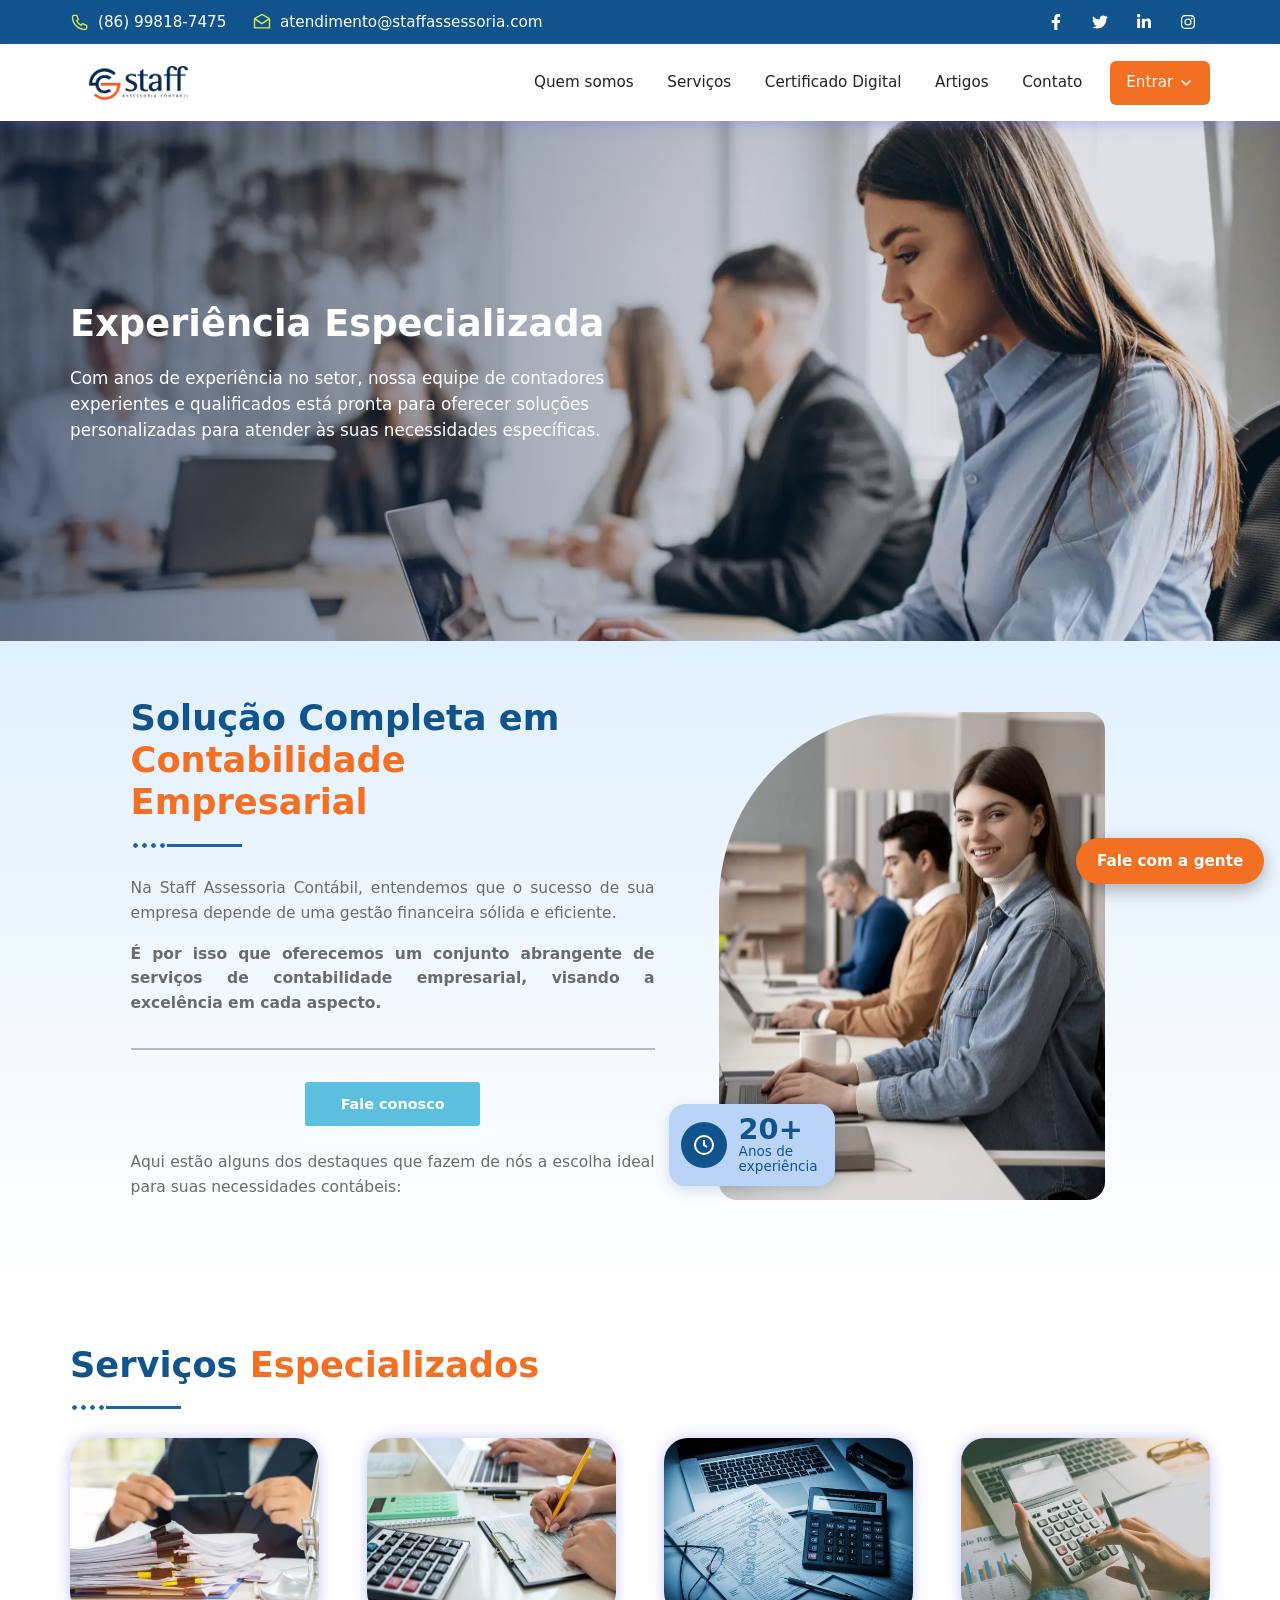
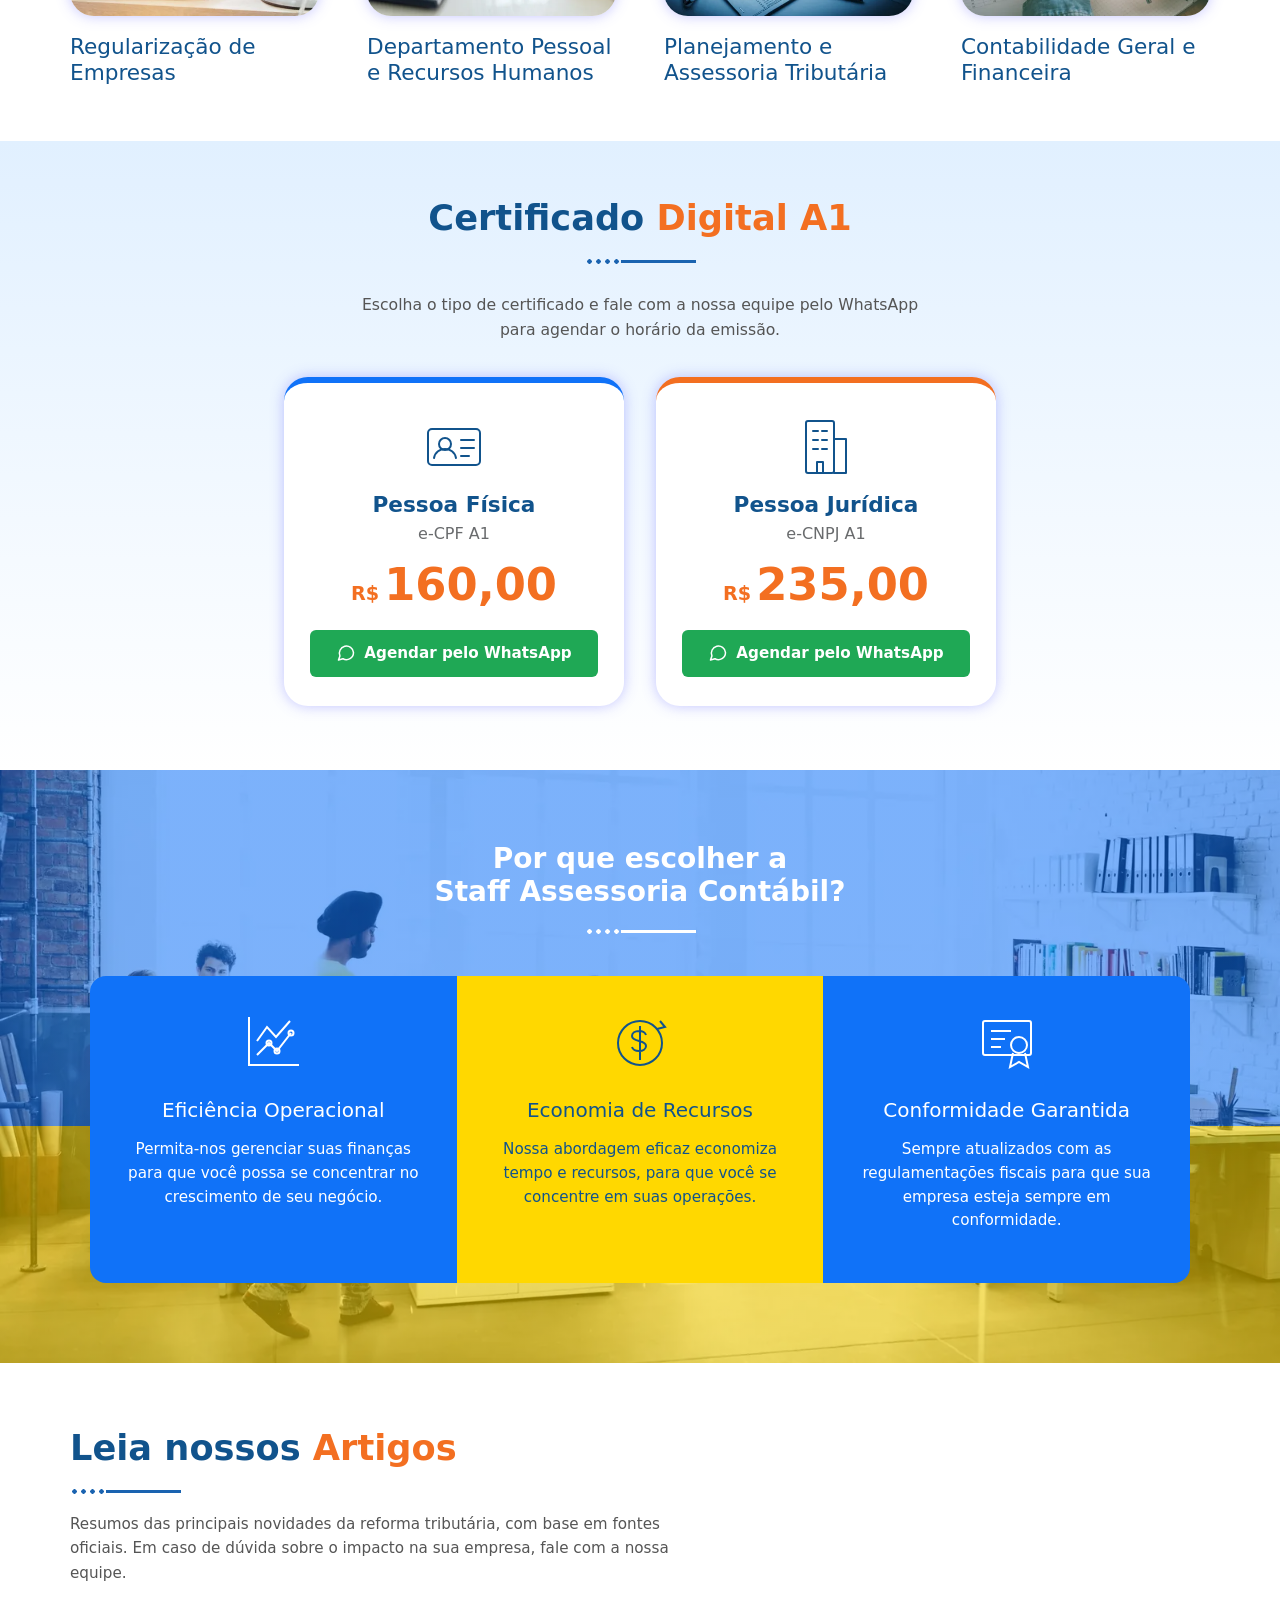
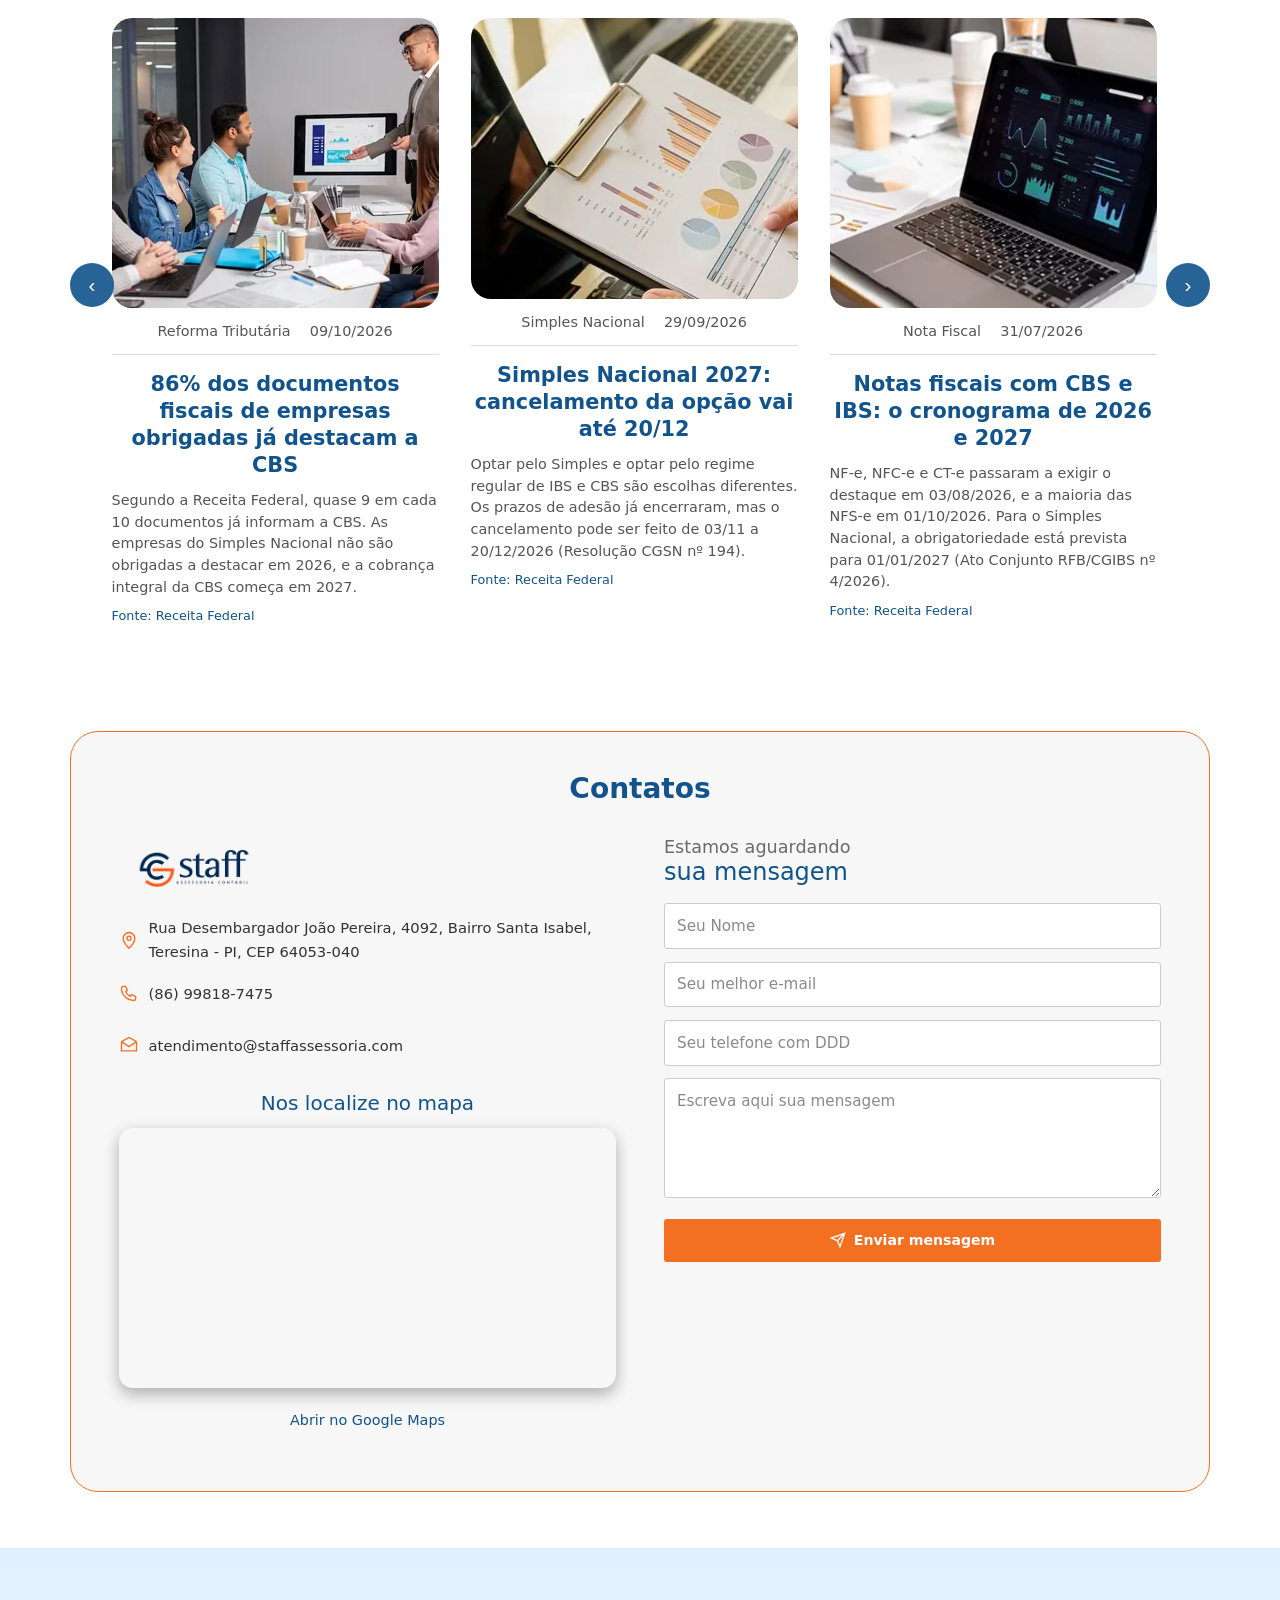
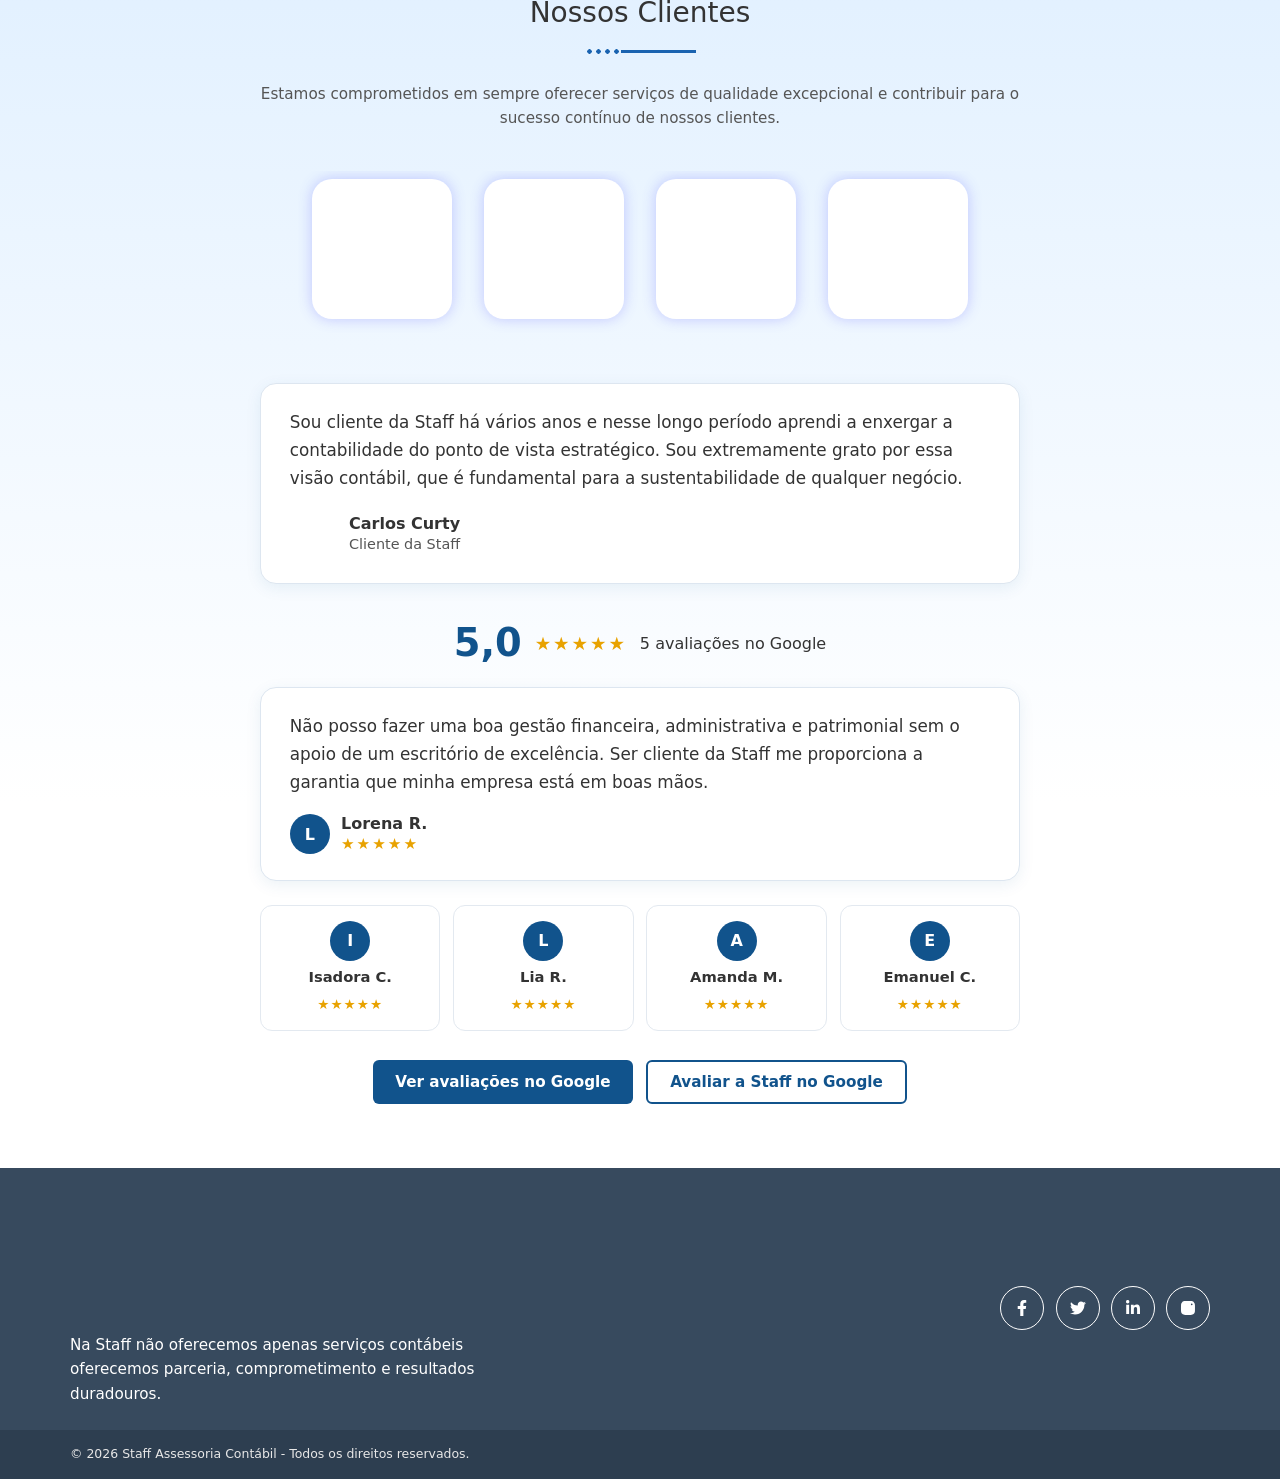
<file: index.html>
<!doctype html>
<html lang="pt-BR">
<head>
  <meta charset="utf-8">
  <meta name="viewport" content="width=device-width, initial-scale=1">
  <meta http-equiv="Content-Security-Policy" content="default-src 'none'; script-src 'self'; style-src 'self' https://fonts.googleapis.com; font-src https://fonts.gstatic.com; img-src 'self' data:; frame-src https://www.google.com; base-uri 'none'; form-action 'none'; object-src 'none'; upgrade-insecure-requests">
  <meta name="referrer" content="strict-origin-when-cross-origin">
  <title>Staff Assessoria Contábil | Contabilidade em Teresina</title>
  <meta name="description" content="Escritório de contabilidade em Teresina: regularização de empresas, departamento pessoal, assessoria tributária e contabilidade geral e financeira.">
  <link rel="canonical" href="https://staffassessoria.com/">
  <meta name="theme-color" content="#11538c">
  <meta property="og:type" content="website">
  <meta property="og:locale" content="pt_BR">
  <meta property="og:site_name" content="Staff Assessoria Contábil">
  <meta property="og:title" content="Staff Assessoria Contábil | Contabilidade em Teresina">
  <meta property="og:description" content="Regularização de empresas, departamento pessoal, assessoria tributária, contabilidade e certificado digital em Teresina (PI).">
  <meta property="og:url" content="https://staffassessoria.com/">
  <meta property="og:image" content="https://staffassessoria.com/assets/img/compartilhar.jpg">
  <meta property="og:image:width" content="1200">
  <meta property="og:image:height" content="630">
  <meta property="og:image:alt" content="Logo da Staff Assessoria Contábil com o texto Contabilidade em Teresina">
  <meta name="twitter:card" content="summary_large_image">
  <script type="application/ld+json">
  {
    "@context": "https://schema.org",
    "@type": "AccountingService",
    "name": "Staff Assessoria Contábil",
    "url": "https://staffassessoria.com/",
    "logo": "https://staffassessoria.com/assets/img/staff-logo-768x324.png",
    "image": "https://staffassessoria.com/assets/img/compartilhar.jpg",
    "telephone": "+55-86-99818-7475",
    "email": "atendimento@staffassessoria.com",
    "address": {
      "@type": "PostalAddress",
      "streetAddress": "Rua Desembargador João Pereira, 4092, Santa Isabel",
      "addressLocality": "Teresina",
      "addressRegion": "PI",
      "postalCode": "64053-040",
      "addressCountry": "BR"
    },
    "areaServed": "Teresina, PI",
    "knowsAbout": ["Contabilidade", "Departamento pessoal", "Planejamento tributário", "Regularização de empresas", "Certificado digital"]
  }
  </script>
  <link rel="icon" href="assets/img/favicon_staff-2-58x58.png">
  <link rel="preload" as="image" href="assets/img/hero-a.webp" media="(min-width: 761px)" fetchpriority="high">
  <link rel="preload" as="image" href="assets/img/hero-a-960.webp" media="(max-width: 760px)" fetchpriority="high">
  <link rel="preconnect" href="https://fonts.googleapis.com">
  <link rel="preconnect" href="https://fonts.gstatic.com" crossorigin>
  <link href="https://fonts.googleapis.com/css2?family=Montserrat:wght@500;600;700&family=Poppins:wght@400;500;600&family=Roboto:ital,wght@0,300;0,400;0,500;0,600;1,400&display=swap" rel="stylesheet">
  <link rel="stylesheet" href="assets/style.css?v=2026-11-18b">
</head>
<body>
  <a class="pular" href="#inicio">Pular para o conteúdo</a>
  <div class="barra">
    <div class="wrap">
      <ul>
        <li>
          <svg viewBox="0 0 24 24" aria-hidden="true"><path d="M5 4h3l2 5-2 1.5a11 11 0 0 0 5.5 5.5L15 14l5 2v3a2 2 0 0 1-2 2A15 15 0 0 1 3 6a2 2 0 0 1 2-2z"/></svg>
          <a data-cfg-tel="TELEFONE" href="tel:+5586998187475">(86) 99818-7475</a>
        </li>
        <li>
          <svg viewBox="0 0 24 24" aria-hidden="true"><path d="M3 8l9 6 9-6M3 8v11h18V8M3 8l9-5 9 5"/></svg>
          <a data-cfg-mail="EMAIL" href="mailto:atendimento@staffassessoria.com">atendimento@staffassessoria.com</a>
        </li>
      </ul>
      <ul class="redes">
        <li><a href="https://facebook.com/" target="_blank" rel="noopener noreferrer" aria-label="Facebook"><svg viewBox="0 0 320 512"><path d="M279 288l14-93h-89v-60c0-25 12-50 52-50h40V6S260 0 225 0c-73 0-121 44-121 125v70H23v93h81v224h100V288z"/></svg></a></li>
        <li><a href="https://twitter.com/" target="_blank" rel="noopener noreferrer" aria-label="X (Twitter)"><svg viewBox="0 0 512 512"><path d="M459 152c0 5 0 9 0 14 0 139-106 299-299 299-59 0-115-17-161-47 8 1 17 1 25 1 49 0 94-17 130-45-46-1-85-31-98-73 6 1 13 2 20 2 9 0 19-1 28-4-48-10-84-52-84-103v-1c14 8 30 13 47 13-28-19-47-51-47-87 0-19 5-37 14-53 52 64 129 105 216 110-2-8-3-16-3-24 0-58 47-105 105-105 30 0 58 13 77 33 24-5 46-13 67-25-8 24-25 45-46 58 21-3 42-8 60-16-14 21-32 39-53 54z"/></svg></a></li>
        <li><a href="https://linkedin.com/" target="_blank" rel="noopener noreferrer" aria-label="LinkedIn"><svg viewBox="0 0 448 512"><path d="M100 448H7V149h93zM54 108C24 108 0 83 0 53a54 54 0 0 1 108 0c0 30-24 55-54 55zm394 340h-93V302c0-35-1-79-48-79-48 0-56 38-56 77v148h-93V149h89v41h1c13-24 43-48 88-48 94 0 111 62 111 142z"/></svg></a></li>
        <li><a href="https://instagram.com/" target="_blank" rel="noopener noreferrer" aria-label="Instagram"><svg viewBox="0 0 448 512"><path d="M224 141a115 115 0 1 0 0 230 115 115 0 0 0 0-230zm0 190a75 75 0 1 1 0-150 75 75 0 0 1 0 150zm146-194a27 27 0 1 1-54 0 27 27 0 0 1 54 0zm76 27c-2-36-10-68-36-94s-58-34-94-36c-37-2-148-2-185 0-36 2-68 10-94 36S3 128 1 164c-2 37-2 148 0 185 2 36 10 68 36 94s58 34 94 36c37 2 148 2 185 0 36-2 68-10 94-36s34-58 36-94c2-37 2-148 0-185zm-48 225a76 76 0 0 1-43 43c-30 12-100 9-133 9s-103 3-133-9a76 76 0 0 1-43-43c-12-30-9-100-9-133s-3-103 9-133a76 76 0 0 1 43-43c30-12 100-9 133-9s103-3 133 9a76 76 0 0 1 43 43c12 30 9 100 9 133s3 103-9 133z"/></svg></a></li>
      </ul>
    </div>
  </div>

  <header class="topo">
    <div class="wrap">
      <a class="marca" href="#inicio" aria-label="Staff Assessoria Contábil, início">
        <img src="assets/img/staff-logo.webp" alt="Staff Assessoria Contábil" width="138" height="58">
      </a>
      <button class="hamb" id="hamb" type="button" aria-label="Abrir menu" aria-expanded="false" aria-controls="menu"><span></span><span></span><span></span></button>
      <nav class="menu" id="menu" aria-label="Menu principal">
        <a href="#quemsomos">Quem somos</a>
        <a href="#servicos">Serviços</a>
        <a href="#certificado">Certificado Digital</a>
        <a href="#artigos">Artigos</a>
        <a href="#contato">Contato</a>
        <div class="entrar">
          <button class="botao-menu" id="entrar-botao" type="button" aria-expanded="false" aria-controls="entrar-opcoes">Entrar <svg class="ico-seta" viewBox="0 0 24 24" width="16" height="16" aria-hidden="true"><path fill="none" stroke="currentColor" stroke-width="2.5" stroke-linecap="round" stroke-linejoin="round" d="M6 9l6 6 6-6"/></svg></button>
          <div class="entrar-opcoes" id="entrar-opcoes" hidden>
            <a data-cfg-href="ONVIO_PORTAL_URL" href="https://onvio.com.br/staff/#/documents/client" target="_blank" rel="noopener noreferrer"><strong>Área do cliente</strong><span>Documentos e guias no portal Onvio</span></a>
            <a href="equipe/"><strong>Área da equipe</strong><span>Acesso dos funcionários da Staff</span></a>
          </div>
        </div>
      </nav>
    </div>
  </header>

  <main id="inicio" tabindex="-1">
    <h1 class="sr-only">Staff Assessoria Contábil: contabilidade em Teresina (PI)</h1>
    <section class="hero" aria-label="Destaques">
      <div class="slide ativo slide-1">
        <div class="wrap">
          <h2>Experiência Especializada</h2>
          <p>Com anos de experiência no setor, nossa equipe de contadores experientes e qualificados está pronta para oferecer soluções personalizadas para atender às suas necessidades específicas.</p>
        </div>
      </div>
      <div class="slide slide-2">
        <div class="wrap">
          <h2>Tecnologia de Ponta</h2>
          <p>Utilizamos as mais recentes ferramentas e tecnologias de contabilidade para garantir precisão, eficiência e segurança em todos os aspectos de nossos serviços.</p>
        </div>
      </div>
      <div class="slide slide-3">
        <div class="wrap">
          <h2>Atendimento Personalizado</h2>
          <p>Reconhecemos que cada empresa é única. Trabalhamos lado a lado com nossos clientes, oferecendo atendimento personalizado para garantir que suas metas financeiras sejam alcançadas.</p>
        </div>
      </div>
    </section>

    <section class="solucao" id="quemsomos">
      <div class="wrap">
        <div class="texto">
          <h2 class="titulo">Solução Completa em <em>Contabilidade Empresarial</em></h2>
          <div class="traco" aria-hidden="true"></div>
          <p>Na Staff Assessoria Contábil, entendemos que o sucesso de sua empresa depende de uma gestão financeira sólida e eficiente.</p>
          <p><strong>É por isso que oferecemos um conjunto abrangente de serviços de contabilidade empresarial, visando a excelência em cada aspecto.</strong></p>
          <hr>
          <a class="btn-claro" href="#contato">Fale conosco</a>
          <p>Aqui estão alguns dos destaques que fazem de nós a escolha ideal para suas necessidades contábeis:</p>
        </div>
        <div class="foto-arco">
          <img src="assets/img/equipe-estagio.webp" loading="lazy" decoding="async" alt="Equipe trabalhando em escritório" width="386" height="488">
          <div class="selo">
            <div class="roda"><svg viewBox="0 0 24 24" aria-hidden="true"><circle cx="12" cy="12" r="9"/><path d="M12 7v5l3 2"/></svg></div>
            <div><b>20+</b><span>Anos de<br>experiência</span></div>
          </div>
        </div>
      </div>
    </section>

    <section class="servicos" id="servicos">
      <div class="wrap">
        <h2 class="titulo">Serviços <em>Especializados</em></h2>
        <div class="traco" aria-hidden="true"></div>
        <div class="grade-servicos">
          <div class="servico">
            <img src="assets/img/regularizacao-empresa.webp" loading="lazy" decoding="async" alt="" width="238" height="178">
            <h3>Regularização de Empresas</h3>
          </div>
          <div class="servico">
            <img src="assets/img/departamento-pessoal.webp" loading="lazy" decoding="async" alt="" width="238" height="178">
            <h3>Departamento Pessoal e Recursos Humanos</h3>
          </div>
          <div class="servico">
            <img src="assets/img/assessoria-tributaria.webp" loading="lazy" decoding="async" alt="" width="238" height="178">
            <h3>Planejamento e Assessoria Tributária</h3>
          </div>
          <div class="servico">
            <img src="assets/img/contabilidade-geral.webp" loading="lazy" decoding="async" alt="" width="238" height="178">
            <h3>Contabilidade Geral e Financeira</h3>
          </div>
        </div>
      </div>
    </section>

    <section class="certificado" id="certificado" aria-labelledby="titulo-certificado">
      <div class="wrap centro">
        <h2 class="titulo" id="titulo-certificado">Certificado <em>Digital A1</em></h2>
        <div class="traco" aria-hidden="true"></div>
        <p class="intro">Escolha o tipo de certificado e fale com a nossa equipe pelo WhatsApp para agendar o horário da emissão.</p>
        <div class="cert-grade">
          <article class="cert-card">
            <svg viewBox="0 0 64 64" aria-hidden="true"><rect x="6" y="14" width="52" height="36" rx="4"/><circle cx="23" cy="29" r="6"/><path d="M12 43c1-6 6-9 11-9s10 3 11 9M39 25h13M39 33h13M39 41h8"/></svg>
            <h3>Pessoa Física</h3>
            <p class="cert-tipo">e-CPF A1</p>
            <p class="cert-preco"><span>R$</span> <b data-cert-preco>160,00</b></p>
            <a class="cert-btn" data-cert="Pessoa Física" href="#certificado" target="_blank" rel="noopener noreferrer">
              <svg viewBox="0 0 24 24" aria-hidden="true"><path d="M21 11.5a8.5 8.5 0 0 1-12.6 7.4L3 20.5l1.7-5A8.5 8.5 0 1 1 21 11.5z"/></svg>
              Agendar pelo WhatsApp
            </a>
          </article>
          <article class="cert-card destaque">
            <svg viewBox="0 0 64 64" aria-hidden="true"><rect x="12" y="6" width="28" height="52" rx="2"/><path d="M40 24h12v34H40M19 16h5M28 16h5M19 25h5M28 25h5M19 34h5M28 34h5M23 58V47h6v11"/></svg>
            <h3>Pessoa Jurídica</h3>
            <p class="cert-tipo">e-CNPJ A1</p>
            <p class="cert-preco"><span>R$</span> <b data-cert-preco>235,00</b></p>
            <a class="cert-btn" data-cert="Pessoa Jurídica" href="#certificado" target="_blank" rel="noopener noreferrer">
              <svg viewBox="0 0 24 24" aria-hidden="true"><path d="M21 11.5a8.5 8.5 0 0 1-12.6 7.4L3 20.5l1.7-5A8.5 8.5 0 1 1 21 11.5z"/></svg>
              Agendar pelo WhatsApp
            </a>
          </article>
        </div>
      </div>
    </section>

    <section class="porque" aria-labelledby="titulo-porque">
      <div class="wrap centro">
        <h2 id="titulo-porque">Por que escolher a<br>Staff Assessoria Contábil?</h2>
        <div class="traco" aria-hidden="true"></div>
        <div class="caixas">
          <div class="caixa">
            <svg viewBox="0 0 64 64" aria-hidden="true"><path d="M8 6v48h50M16 44l12-12 8 8 14-18"/><circle cx="28" cy="32" r="2.5"/><circle cx="36" cy="40" r="2.5"/><circle cx="50" cy="22" r="2.5"/><path d="M16 30l10-14 9 10 14-16"/></svg>
            <h3>Eficiência Operacional</h3>
            <p>Permita-nos gerenciar suas finanças para que você possa se concentrar no crescimento de seu negócio.</p>
          </div>
          <div class="caixa amarela">
            <svg viewBox="0 0 64 64" aria-hidden="true"><circle cx="32" cy="32" r="22"/><path d="M38 24c-1-3-4-4-7-4-4 0-7 2-7 5s3 4 7 5 7 2 7 5-3 5-7 5c-3 0-6-1-7-4M32 15v34"/><path d="M52 10l5 6-8 2"/></svg>
            <h3>Economia de Recursos</h3>
            <p>Nossa abordagem eficaz economiza tempo e recursos, para que você se concentre em suas operações.</p>
          </div>
          <div class="caixa">
            <svg viewBox="0 0 64 64" aria-hidden="true"><rect x="8" y="10" width="48" height="34" rx="2"/><path d="M16 20h20M16 28h14M16 36h10"/><circle cx="44" cy="34" r="8"/><path d="M38 42l-3 14 9-5 9 5-3-14"/></svg>
            <h3>Conformidade Garantida</h3>
            <p>Sempre atualizados com as regulamentações fiscais para que sua empresa esteja sempre em conformidade.</p>
          </div>
        </div>
      </div>
    </section>

    <section class="artigos" id="artigos">
      <div class="wrap">
        <h2 class="titulo">Leia nossos <em>Artigos</em></h2>
        <div class="traco" aria-hidden="true"></div>
        <p class="intro-artigos">Resumos das principais novidades da reforma tributária, com base em fontes oficiais. Em caso de dúvida sobre o impacto na sua empresa, fale com a nossa equipe.</p>
        <div class="carrossel">
          <button class="seta esq" type="button" aria-label="Artigos anteriores">&#8249;</button>
          <div class="faixa">
            <a class="post" href="https://www.gov.br/receitafederal/pt-br/assuntos/noticias/2026/outubro/reforma-tributaria-86-dos-documentos-fiscais-de-empresas-obrigadas-ja-trazem-destaque-da-cbs" target="_blank" rel="noopener noreferrer">
              <img src="assets/img/bl-2.webp" width="450" height="290" alt="" loading="lazy">
              <div class="meta"><span>Reforma Tributária</span><span>09/10/2026</span></div>
              <h3>86% dos documentos fiscais de empresas obrigadas já destacam a CBS</h3>
              <p>Segundo a Receita Federal, quase 9 em cada 10 documentos já informam a CBS. As empresas do Simples Nacional não são obrigadas a destacar em 2026, e a cobrança integral da CBS começa em 2027.</p>
              <span class="fonte">Fonte: Receita Federal</span>
            </a>
            <a class="post" href="https://www.gov.br/receitafederal/pt-br/assuntos/noticias/2026/setembro/simples-nacional-2027-entenda-os-novos-prazos-e-faca-sua-escolha-com-consciencia-e-tranquilidade" target="_blank" rel="noopener noreferrer">
              <img src="assets/img/c-2.webp" width="450" height="281" alt="" loading="lazy">
              <div class="meta"><span>Simples Nacional</span><span>29/09/2026</span></div>
              <h3>Simples Nacional 2027: cancelamento da opção vai até 20/12</h3>
              <p>Optar pelo Simples e optar pelo regime regular de IBS e CBS são escolhas diferentes. Os prazos de adesão já encerraram, mas o cancelamento pode ser feito de 03/11 a 20/12/2026 (Resolução CGSN nº 194).</p>
              <span class="fonte">Fonte: Receita Federal</span>
            </a>
            <a class="post" href="https://www.gov.br/receitafederal/pt-br/assuntos/noticias/2026/julho/receita-federal-e-comite-gestor-do-ibs-publicam-o-cronograma-de-implementacao-dos-documentos-fiscais-eletronicos-da-reforma-tributaria-do-consumo" target="_blank" rel="noopener noreferrer">
              <img src="assets/img/bl-1-1.webp" width="450" height="290" alt="" loading="lazy">
              <div class="meta"><span>Nota Fiscal</span><span>31/07/2026</span></div>
              <h3>Notas fiscais com CBS e IBS: o cronograma de 2026 e 2027</h3>
              <p>NF-e, NFC-e e CT-e passaram a exigir o destaque em 03/08/2026, e a maioria das NFS-e em 01/10/2026. Para o Simples Nacional, a obrigatoriedade está prevista para 01/01/2027 (Ato Conjunto RFB/CGIBS nº 4/2026).</p>
              <span class="fonte">Fonte: Receita Federal</span>
            </a>
            <a class="post" href="https://www.planalto.gov.br/ccivil_03/leis/lcp/lcp227.htm" target="_blank" rel="noopener noreferrer">
              <img src="assets/img/bl-4.webp" width="450" height="290" alt="" loading="lazy">
              <div class="meta"><span>Legislação</span><span>13/01/2026</span></div>
              <h3>Lei Complementar 227/2026 cria o Comitê Gestor do IBS</h3>
              <p>A lei institui o Comitê Gestor do IBS, que administra o imposto em conjunto por estados, Distrito Federal e municípios, e altera pontos da LC 214/2025, que criou o IBS, a CBS e o Imposto Seletivo.</p>
              <span class="fonte">Fonte: Planalto</span>
            </a>
            <a class="post" href="https://www.gov.br/receitafederal/pt-br/acesso-a-informacao/acoes-e-programas/programas-e-atividades/reforma-tributaria-do-consumo/entenda" target="_blank" rel="noopener noreferrer">
              <img src="assets/img/c-3.webp" width="450" height="281" alt="" loading="lazy">
              <div class="meta"><span>Guia</span><span>2026 a 2033</span></div>
              <h3>Reforma tributária do consumo: o calendário da transição</h3>
              <p>2026 é ano de teste (CBS de 0,9% e IBS de 0,1%, compensados com PIS e Cofins). Em 2027 o PIS e a Cofins são extintos, o IPI é zerado e nasce o Imposto Seletivo. De 2029 a 2032 o ICMS e o ISS caem gradualmente, até 2033.</p>
              <span class="fonte">Fonte: Receita Federal</span>
            </a>
          </div>
          <button class="seta dir" type="button" aria-label="Próximos artigos">&#8250;</button>
        </div>
      </div>
    </section>

    <section class="contatos" id="contato">
      <div class="wrap">
        <div class="quadro">
          <h2>Contatos</h2>
          <div class="contato-grid">
            <div class="dados">
              <img class="logo" src="assets/img/staff-logo.webp" alt="Staff Assessoria Contábil" width="150" height="63">
              <ul>
                <li>
                  <svg viewBox="0 0 24 24" aria-hidden="true"><path d="M12 22s7-6.5 7-12a7 7 0 0 0-14 0c0 5.5 7 12 7 12z"/><circle cx="12" cy="10" r="2.5"/></svg>
                  <span data-cfg-text="ENDERECO">Rua Desembargador João Pereira, 4092, Bairro Santa Isabel, Teresina - PI, CEP 64053-040</span>
                </li>
                <li>
                  <svg viewBox="0 0 24 24" aria-hidden="true"><path d="M5 4h3l2 5-2 1.5a11 11 0 0 0 5.5 5.5L15 14l5 2v3a2 2 0 0 1-2 2A15 15 0 0 1 3 6a2 2 0 0 1 2-2z"/></svg>
                  <a data-cfg-tel="TELEFONE" href="tel:+5586998187475">(86) 99818-7475</a>
                </li>
                <li>
                  <svg viewBox="0 0 24 24" aria-hidden="true"><path d="M3 8l9 6 9-6M3 8v11h18V8M3 8l9-5 9 5"/></svg>
                  <a data-cfg-mail="EMAIL" href="mailto:atendimento@staffassessoria.com">atendimento@staffassessoria.com</a>
                </li>
              </ul>
              <h3>Nos localize no mapa</h3>
              <div class="mapa">
                <iframe title="Mapa com a localização do escritório" src="https://www.google.com/maps?q=Rua+Desembargador+Jo%C3%A3o+Pereira+4092+Santa+Isabel+Teresina+PI&amp;output=embed" width="523" height="260" loading="lazy" referrerpolicy="strict-origin-when-cross-origin" sandbox="allow-scripts allow-same-origin allow-popups allow-popups-to-escape-sandbox" allowfullscreen></iframe>
                <a href="https://www.google.com/maps/search/?api=1&amp;query=Rua+Desembargador+Jo%C3%A3o+Pereira+4092+Santa+Isabel+Teresina+PI" target="_blank" rel="noopener noreferrer">Abrir no Google Maps</a>
              </div>
            </div>
            <div class="msg">
              <h3>Estamos aguardando <strong>sua mensagem</strong></h3>
              <form class="campos" id="form-contato" novalidate>
                <div class="campo"><input id="nome" name="nome" placeholder="Seu Nome" aria-label="Seu nome" autocomplete="name" required></div>
                <div class="campo"><input id="email-contato" name="email" type="email" placeholder="Seu melhor e-mail" aria-label="Seu melhor e-mail" autocomplete="email"></div>
                <div class="campo"><input id="telefone" name="telefone" type="tel" placeholder="Seu telefone com DDD" aria-label="Seu telefone com DDD" autocomplete="tel"></div>
                <div class="campo"><textarea id="mensagem" name="mensagem" placeholder="Escreva aqui sua mensagem" aria-label="Sua mensagem" required></textarea></div>
                <p class="aviso" id="aviso-contato" role="status" hidden></p>
                <button class="btn-env" type="submit"><svg viewBox="0 0 24 24" aria-hidden="true"><path d="M22 2L11 13M22 2l-7 20-4-9-9-4z"/></svg>Enviar mensagem</button>
              </form>
            </div>
          </div>
        </div>
      </div>
    </section>

    <section class="clientes" id="clientes">
      <div class="wrap centro">
        <h2>Nossos Clientes</h2>
        <div class="traco" aria-hidden="true"></div>
        <p class="intro">Estamos comprometidos em sempre oferecer serviços de qualidade excepcional e contribuir para o sucesso contínuo de nossos clientes.</p>

        <div class="logos carrossel">
          <div class="faixa">
            <img src="assets/img/simples-140x140-1.jpg" alt="Simples Informática" width="140" height="140" loading="lazy">
            <img src="assets/img/cliente-staff5-140x140-1.jpg" alt="Viveza Móveis Planejados" width="140" height="140" loading="lazy">
            <img src="assets/img/macrodiesel-140x140-1.jpg" alt="Macrodiesel" width="140" height="140" loading="lazy">
            <img src="assets/img/fernandao-veiculos-140x140-1.jpg" alt="Fernandão Veículos" width="140" height="140" loading="lazy">
          </div>
        </div>

        <figure class="ga-destaque depo-cliente">
          <blockquote>Sou cliente da Staff há vários anos e nesse longo período aprendi a enxergar a contabilidade do ponto de vista estratégico. Sou extremamente grato por essa visão contábil, que é fundamental para a sustentabilidade de qualquer negócio.</blockquote>
          <figcaption><img src="assets/img/depo-carlos.webp" alt="" width="48" height="48" loading="lazy"><span><strong>Carlos Curty</strong> Cliente da Staff</span></figcaption>
        </figure>
        <div class="google-aval">
          <h3 id="titulo-aval" class="ga-topo">
            <span class="ga-nota">5,0</span>
            <span class="estrelas" role="img" aria-label="5 de 5 estrelas">★★★★★</span>
            <span class="ga-qtd">5 avaliações no Google</span>
          </h3>
          <figure class="ga-destaque">
            <blockquote>Não posso fazer uma boa gestão financeira, administrativa e patrimonial sem o apoio de um escritório de excelência. Ser cliente da Staff me proporciona a garantia que minha empresa está em boas mãos.</blockquote>
            <figcaption><span class="ga-ini" aria-hidden="true">L</span><span><strong>Lorena R.</strong> <span class="estrelas" role="img" aria-label="5 de 5 estrelas">★★★★★</span></span></figcaption>
          </figure>
          <ul class="ga-outras" aria-label="Outras avaliações com 5 estrelas">
            <li><span class="ga-ini" aria-hidden="true">I</span><strong>Isadora C.</strong> <span class="estrelas" role="img" aria-label="5 de 5 estrelas">★★★★★</span></li>
            <li><span class="ga-ini" aria-hidden="true">L</span><strong>Lia R.</strong> <span class="estrelas" role="img" aria-label="5 de 5 estrelas">★★★★★</span></li>
            <li><span class="ga-ini" aria-hidden="true">A</span><strong>Amanda M.</strong> <span class="estrelas" role="img" aria-label="5 de 5 estrelas">★★★★★</span></li>
            <li><span class="ga-ini" aria-hidden="true">E</span><strong>Emanuel C.</strong> <span class="estrelas" role="img" aria-label="5 de 5 estrelas">★★★★★</span></li>
          </ul>
          <div class="ga-acoes">
            <a class="ga-btn" href="https://maps.google.com/?cid=11272647342621457024" target="_blank" rel="noopener noreferrer">Ver avaliações no Google</a>
            <a class="ga-btn ga-btn-sec" href="https://maps.google.com/?cid=11272647342621457024" target="_blank" rel="noopener noreferrer">Avaliar a Staff no Google</a>
          </div>
        </div>
      </div>
    </section>
  </main>

  <footer>
    <div class="rodape">
      <div class="wrap">
        <div>
          <img src="assets/img/staff-logo-bco.webp" alt="Staff Assessoria Contábil" width="297" height="111" loading="lazy">
          <p>Na Staff não oferecemos apenas serviços contábeis<br>oferecemos parceria, comprometimento e resultados duradouros.</p>
        </div>
        <ul class="redes">
          <li><a href="https://facebook.com/" target="_blank" rel="noopener noreferrer" aria-label="Facebook"><svg viewBox="0 0 320 512"><path d="M279 288l14-93h-89v-60c0-25 12-50 52-50h40V6S260 0 225 0c-73 0-121 44-121 125v70H23v93h81v224h100V288z"/></svg></a></li>
          <li><a href="https://twitter.com/" target="_blank" rel="noopener noreferrer" aria-label="X (Twitter)"><svg viewBox="0 0 512 512"><path d="M459 152c0 5 0 9 0 14 0 139-106 299-299 299-59 0-115-17-161-47 8 1 17 1 25 1 49 0 94-17 130-45-46-1-85-31-98-73 6 1 13 2 20 2 9 0 19-1 28-4-48-10-84-52-84-103v-1c14 8 30 13 47 13-28-19-47-51-47-87 0-19 5-37 14-53 52 64 129 105 216 110-2-8-3-16-3-24 0-58 47-105 105-105 30 0 58 13 77 33 24-5 46-13 67-25-8 24-25 45-46 58 21-3 42-8 60-16-14 21-32 39-53 54z"/></svg></a></li>
          <li><a href="https://linkedin.com/" target="_blank" rel="noopener noreferrer" aria-label="LinkedIn"><svg viewBox="0 0 448 512"><path d="M100 448H7V149h93zM54 108C24 108 0 83 0 53a54 54 0 0 1 108 0c0 30-24 55-54 55zm394 340h-93V302c0-35-1-79-48-79-48 0-56 38-56 77v148h-93V149h89v41h1c13-24 43-48 88-48 94 0 111 62 111 142z"/></svg></a></li>
          <li><a href="https://instagram.com/" target="_blank" rel="noopener noreferrer" aria-label="Instagram"><svg viewBox="0 0 448 512"><path d="M224 141a115 115 0 1 0 0 230 115 115 0 0 0 0-230zm0 190a75 75 0 1 1 0-150 75 75 0 0 1 0 150zm146-194a27 27 0 1 1-54 0 27 27 0 0 1 54 0zm76 27c-2-36-10-68-36-94s-58-34-94-36c-37-2-148-2-185 0-36 2-68 10-94 36S3 128 1 164c-2 37-2 148 0 185 2 36 10 68 36 94s58 34 94 36c37 2 148 2 185 0 36-2 68-10 94-36s34-58 36-94c2-37 2-148 0-185z"/></svg></a></li>
        </ul>
      </div>
    </div>
    <div class="copia">
      <div class="wrap">&copy; <span id="ano"></span> Staff Assessoria Contábil - Todos os direitos reservados.</div>
    </div>
  </footer>

  <script src="assets/config.js?v=2026-11-18b"></script>
  <script src="assets/main.js?v=2026-11-18b"></script>
  <script src="assets/chatbot.js?v=2026-11-18b"></script>
</body>
</html>
</file>
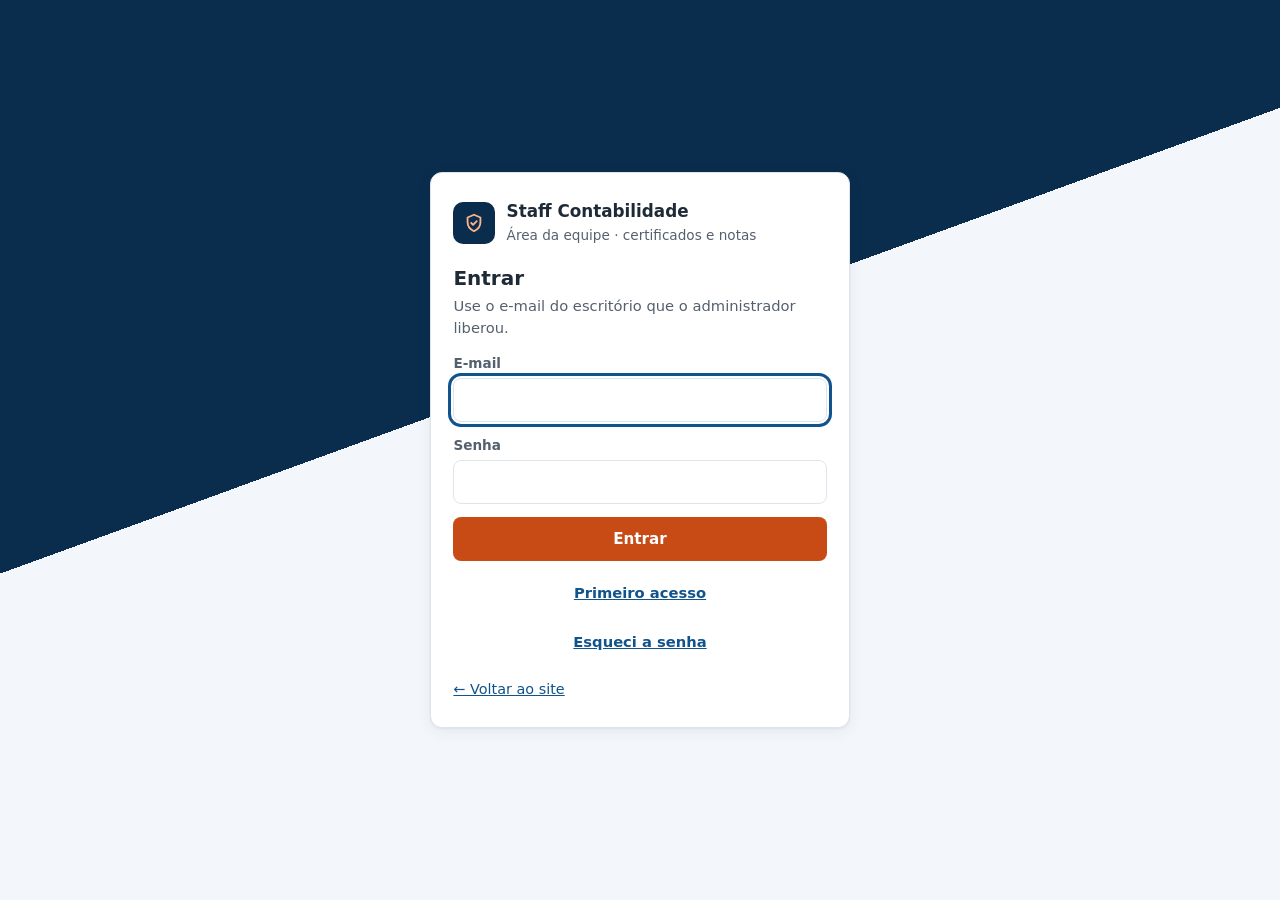
<file: equipe/index.html>
<!doctype html>
<html lang="pt-BR">
<head>
<meta charset="utf-8">
<meta name="viewport" content="width=device-width, initial-scale=1">
<meta http-equiv="Content-Security-Policy" content="default-src 'none'; script-src 'self'; style-src 'self'; img-src 'self' data:; connect-src https://lbiadufqxtimlaukpiax.supabase.co; base-uri 'none'; form-action 'none'; object-src 'none'; upgrade-insecure-requests">
<meta name="referrer" content="no-referrer">
<meta name="robots" content="noindex, nofollow">
<meta name="supabase-url" content="https://lbiadufqxtimlaukpiax.supabase.co">
<meta name="supabase-key" content="sb_publishable_sQOzzt2lNsfQQA7LEy87hA_OQkEqpOj">
<meta name="color-scheme" content="light dark">
<title>Área da equipe · Staff</title>
<link rel="stylesheet" href="painel.css?v=c5072d3d90">
<link rel="stylesheet" href="online.css?v=c5072d3d90">
<link rel="icon" href="../assets/img/favicon_staff-2-58x58.png">
</head>
<body class="sem-login">
<div class="acesso" id="acesso">
  <div class="acesso-caixa">
    <div class="acesso-marca">
      <span class="marca-icone" aria-hidden="true"><svg viewBox="0 0 24 24" width="22" height="22"><path fill="none" stroke="#ffb48a" stroke-width="2" stroke-linecap="round" stroke-linejoin="round" d="M12 3l7 3v5c0 4.5-3 8.3-7 10-4-1.7-7-5.5-7-10V6l7-3z M9 12l2 2 4-4"/></svg></span>
      <div><strong>Staff Contabilidade</strong><span>Área da equipe · certificados e notas</span></div>
    </div>

    <section id="tela-carregando" class="carregando" hidden><p>Abrindo o painel…</p></section>

    <section id="tela-login" hidden aria-labelledby="t-login">
      <h2 id="t-login">Entrar</h2>
      <p>Use o e-mail do escritório que o administrador liberou.</p>
      <form id="form-login" novalidate>
        <label class="campo"><span>E-mail</span><input type="email" id="login-email" autocomplete="username" maxlength="120" required></label>
        <label class="campo"><span>Senha</span><input type="password" id="login-senha" autocomplete="current-password" required></label>
        <p class="aviso-erro" id="login-msg" role="alert" hidden></p>
        <button type="submit" class="btn btn-laranja">Entrar</button>
      </form>
      <div class="acesso-links">
        <button type="button" class="btn btn-link" data-ir="cadastro">Primeiro acesso</button>
        <button type="button" class="btn btn-link" data-ir="esqueci">Esqueci a senha</button>
      </div>
      <a class="acesso-voltar" href="../index.html">← Voltar ao site</a>
    </section>

    <section id="tela-cadastro" hidden aria-labelledby="t-cad">
      <h2 id="t-cad">Primeiro acesso</h2>
      <p>Só funciona para e-mails liberados pelo administrador. Crie a sua senha: depois chega um e-mail para confirmar.</p>
      <form id="form-cadastro" novalidate>
        <label class="campo"><span>E-mail</span><input type="email" id="cad-email" autocomplete="username" maxlength="120" required></label>
        <label class="campo"><span>Crie uma senha (8 ou mais caracteres, com letras e números)</span><input type="password" id="cad-senha" autocomplete="new-password" minlength="8" required></label>
        <p class="aviso-erro" id="cad-msg" role="status" hidden></p>
        <button type="submit" class="btn btn-laranja">Criar acesso</button>
      </form>
      <div class="acesso-links"><button type="button" class="btn btn-link" data-ir="login">← Já tenho senha</button></div>
    </section>

    <section id="tela-esqueci" hidden aria-labelledby="t-esq">
      <h2 id="t-esq">Esqueci a senha</h2>
      <p>Enviamos um link para você criar uma senha nova.</p>
      <form id="form-esqueci" novalidate>
        <label class="campo"><span>E-mail</span><input type="email" id="esq-email" autocomplete="username" maxlength="120" required></label>
        <p class="aviso-erro" id="esq-msg" role="status" hidden></p>
        <button type="submit" class="btn btn-laranja">Enviar link</button>
      </form>
      <div class="acesso-links"><button type="button" class="btn btn-link" data-ir="login">← Voltar para Entrar</button></div>
    </section>

    <section id="tela-nova-senha" hidden aria-labelledby="t-nova">
      <h2 id="t-nova">Crie a senha nova</h2>
      <form id="form-nova-senha" novalidate>
        <label class="campo"><span>Senha nova (8 ou mais caracteres, com letras e números)</span><input type="password" id="nova-senha" autocomplete="new-password" minlength="8" required></label>
        <p class="aviso-erro" id="nova-msg" role="alert" hidden></p>
        <button type="submit" class="btn btn-laranja">Salvar e entrar</button>
      </form>
    </section>

    <section id="tela-sem-acesso" hidden aria-labelledby="t-sem">
      <h2 id="t-sem">Acesso ainda não liberado</h2>
      <p>O e-mail <strong id="sem-acesso-email"></strong> entrou, mas ainda não está na lista da equipe (ou foi inativado). Peça ao administrador para liberar e depois entre de novo.</p>
      <button type="button" class="btn btn-sec" id="sem-acesso-sair">Sair</button>
    </section>
  </div>
</div>

<header class="topo">
  <div class="topo-in">
    <div class="marca">
      <span class="marca-icone" aria-hidden="true">
        <svg viewBox="0 0 24 24" width="22" height="22"><path fill="none" stroke="currentColor" stroke-width="2" stroke-linecap="round" stroke-linejoin="round" d="M12 3l7 3v5c0 4.5-3 8.3-7 10-4-1.7-7-5.5-7-10V6l7-3z M9 12l2 2 4-4"/></svg>
      </span>
      <div>
        <h1>Certificados digitais</h1>
        <p class="sub">Staff Contabilidade · área da equipe</p>
      </div>
    </div>
    <div class="topo-direita">
      <button type="button" class="btn btn-laranja" id="btn-novo">+ Cadastrar certificado</button>
      <div class="usuario" id="usuario" hidden><span id="usuario-nome"></span><button type="button" class="btn btn-sec" id="btn-sair">Sair</button></div>
    </div>
  </div>
</header>

<nav class="abas" aria-label="Seções">
  <div class="abas-in" role="tablist">
    <button type="button" role="tab" class="aba" id="tab-painel" aria-selected="true" aria-controls="aba-painel">Painel</button>
    <button type="button" role="tab" class="aba" id="tab-venc" aria-selected="false" aria-controls="aba-venc" tabindex="-1">Certificados</button>
    <button type="button" role="tab" class="aba" id="tab-robo" aria-selected="false" aria-controls="aba-robo" tabindex="-1">Robô de notas</button>
    <button type="button" role="tab" class="aba" id="tab-equipe" aria-selected="false" aria-controls="aba-equipe" tabindex="-1" hidden>Equipe</button>
  </div>
</nav>

<main class="conteudo">
  <p class="aviso-erro" id="erro-geral" role="alert" hidden></p>
  <p class="aviso-amarelo so-leitura-aviso">Seu acesso é <strong>só para ver</strong>. Para mudar algo, fale com o administrador.</p>

<div id="aba-painel" role="tabpanel" aria-labelledby="tab-painel">
  <section class="pn-topo">
    <div>
      <h2 class="pn-titulo">Carteira</h2>
      <p class="pn-frase" id="pn-frase">Carregando…</p>
    </div>
    <div class="pn-filtros">
      <label class="campo"><span>Setor</span>
        <select id="pn-setor">
          <option value="fiscal">Fiscal</option><option value="contabil">Contábil</option>
          <option value="pessoal">Pessoal</option><option value="legal">Legalização</option>
        </select>
      </label>
    </div>
  </section>

  <section class="pn-indicadores" aria-label="O que precisa de atenção">
    <button type="button" class="ind ind-proc" data-ir-filtro="procuracao"><span class="ind-n" id="pn-n-proc">–</span><span class="ind-t">sem procuração para a Staff</span></button>
    <button type="button" class="ind ind-nfse" data-ir-filtro="nfse"><span class="ind-n" id="pn-n-nfse">–</span><span class="ind-t" id="pn-t-nfse">com NFS-e do mês pendente</span></button>
    <button type="button" class="ind ind-cert" data-ir-filtro="certificado"><span class="ind-n" id="pn-n-cert">–</span><span class="ind-t">certificado vencido ou vencendo em 30 dias</span></button>
    <button type="button" class="ind ind-semcert" data-ir-filtro="semcert"><span class="ind-n" id="pn-n-semcert">–</span><span class="ind-t">sem certificado cadastrado</span></button>
  </section>

  <section class="pn-pessoas">
    <h3>Por responsável</h3>
    <div class="tabela-wrap">
      <table class="tabela tabela-pessoas">
        <thead><tr>
          <th scope="col">Responsável</th><th scope="col" class="num">Empresas</th>
          <th scope="col" class="num">Sem procuração</th><th scope="col" class="num" id="pn-th-nfse">NFS-e pendente</th>
          <th scope="col" class="num">Certificado a resolver</th><th scope="col"><span class="sr-only">Abrir</span></th>
        </tr></thead>
        <tbody id="pn-pessoas"></tbody>
      </table>
    </div>
    <p class="mini">Os responsáveis vêm do Onvio Processos (Configure &gt; Responsabilidades). Para mudar o responsável de uma empresa, use <strong>Editar</strong> na aba Robô de notas.</p>
  </section>
</div>

<div id="aba-venc" role="tabpanel" aria-labelledby="tab-venc" hidden>
  <div class="barra-acoes-topo" hidden>
    <button type="button" class="btn btn-sec" id="btn-importar">Trazer certificados instalados no Windows</button>
  </div>

  <div class="avisos-robo" id="avisos-venc"></div>

  <section class="cards" aria-label="Resumo">
    <button type="button" class="card card-vencido" data-filtro-sit="vencido" aria-pressed="false">
      <span class="card-num" id="n-vencido">0</span>
      <span class="card-rot">Vencidos</span>
    </button>
    <button type="button" class="card card-urgente" data-filtro-sit="urgente" aria-pressed="false">
      <span class="card-num" id="n-urgente">0</span>
      <span class="card-rot">Vencem em até 7 dias</span>
    </button>
    <button type="button" class="card card-atencao" data-filtro-sit="atencao" aria-pressed="false">
      <span class="card-num" id="n-atencao">0</span>
      <span class="card-rot">Vencem em 8 a 30 dias</span>
    </button>
    <button type="button" class="card card-semcert" data-filtro-sit="sem_cert" aria-pressed="false">
      <span class="card-num" id="n-sem_cert">0</span>
      <span class="card-rot">Sem certificado (emitir)</span>
    </button>
    <button type="button" class="card card-ok" data-filtro-sit="ok" aria-pressed="false">
      <span class="card-num" id="n-ok">0</span>
      <span class="card-rot">Válidos</span>
    </button>
    <button type="button" class="card card-naocad" data-filtro-sit="nao_cad" aria-pressed="false">
      <span class="card-num" id="n-nao_cad">0</span>
      <span class="card-rot">Sem certificado cadastrado</span>
    </button>
  </section>

  <section class="painel-lista">
    <div class="barra-filtros">
      <label class="campo-busca">
        <span class="sr-only">Buscar</span>
        <svg aria-hidden="true" viewBox="0 0 24 24" width="18" height="18"><path fill="none" stroke="currentColor" stroke-width="2" stroke-linecap="round" d="M11 4a7 7 0 1 0 0 14 7 7 0 0 0 0-14zM20 20l-4-4"/></svg>
        <input type="search" id="busca" placeholder="Buscar cliente, código ou CNPJ" autocomplete="off">
      </label>
      <label>
        <span class="sr-only">Situação</span>
        <select id="f-sit">
          <option value="">Todas as situações</option>
          <option value="vencido">Vencidos</option>
          <option value="urgente">Até 7 dias</option>
          <option value="atencao">8 a 30 dias</option>
          <option value="ok">Válidos</option>
          <option value="sem_cert">Sem certificado (emitir)</option>
          <option value="nao_renova">Não vai renovar</option>
          <option value="nao_cad">Sem certificado cadastrado</option>
        </select>
      </label>
      <label>
        <span class="sr-only">Tipo</span>
        <select id="f-tipo">
          <option value="">Todos os tipos</option>
          <option>e-CNPJ A1</option><option>e-CNPJ A3</option>
          <option>e-CPF A1</option><option>e-CPF A3</option><option>Outro</option>
        </select>
      </label>
      <label>
        <span class="sr-only">Aviso ao cliente</span>
        <select id="f-aviso">
          <option value="">Avisados e não avisados</option>
          <option value="nao">Ainda não avisados</option>
          <option value="sim">Já avisados</option>
        </select>
      </label>
      <button type="button" class="btn btn-link" id="limpar" hidden>Limpar filtros</button>
    </div>
    <p class="contagem" id="contagem" aria-live="polite"></p>

    <div class="tabela-wrap">
      <table class="tabela" id="tabela">
        <thead>
          <tr>
            <th scope="col">Situação</th>
            <th scope="col">Cliente</th>
            <th scope="col">Certificado</th>
            <th scope="col">Vence em</th>
            <th scope="col">Aviso ao cliente</th>
            <th scope="col"><span class="sr-only">Ações</span></th>
          </tr>
        </thead>
        <tbody id="linhas"></tbody>
      </table>
    </div>
    <div class="vazio" id="vazio" hidden>
      <svg aria-hidden="true" viewBox="0 0 24 24" width="40" height="40"><path fill="none" stroke="currentColor" stroke-width="1.6" stroke-linecap="round" stroke-linejoin="round" d="M12 3l7 3v5c0 4.5-3 8.3-7 10-4-1.7-7-5.5-7-10V6l7-3z"/></svg>
      <p id="vazio-txt">Nenhum certificado cadastrado ainda.</p>
      <button type="button" class="btn btn-laranja" id="btn-novo-2">+ Cadastrar o primeiro</button>
    </div>
  </section>

  <p class="rodape-nota">O arquivo do certificado e a senha <strong>não são guardados</strong>: servem só para ler a validade na hora do cadastro. A lista fica em <code>dados\certificados.json</code> deste computador.</p>
</div>

<div id="aba-robo" role="tabpanel" aria-labelledby="tab-robo" hidden>
  <section class="robo-intro">
    <div>
      <h2>Robô de notas</h2>
      <p class="dica">Captura semanal (NF-e e CT-e das empresas com certificado ligado): toda <strong>segunda-feira</strong> e todo <strong>dia 1º</strong> (para fechar o mês passado), às 9h, o robô busca, para cada empresa com a captura ligada: <strong>NF-e de entrada</strong> (dá a ciência da operação e já baixa o XML completo), <strong>NF-e de saída</strong>, <strong>CT-e</strong> e <strong>NFS-e</strong> do Portal Nacional. Cada nota vai para a pasta do mês em que foi emitida: <code>1CLIENTES\CLIENTE CÓDIGO\FISCAL\XML\ANO\MÊS\</code> no Google Drive.</p>

    </div>
    <div class="robo-rodada">
      <div class="interruptor-geral">
        <span class="ig-rot">Captura semanal</span>
        <span class="selo" id="agenda-selo"></span>
      </div>
      <p id="agenda-info" class="robo-status"></p>
      <button type="button" class="btn btn-laranja" id="agenda-botao">Ligar captura semanal</button>
      <p id="robo-status" class="robo-status" aria-live="polite"></p>
      <button type="button" class="btn btn-sec" id="robo-rodar">Rodar agora</button>
    </div>
  </section>

  <div class="avisos-robo" id="avisos-robo"></div>

  <section class="robo-blocos" aria-label="Robôs de notas">
    <div class="robo-bloco">
      <div class="bloco-topo"><h2>NFS-e por competência</h2><span class="selo ok">Ativo</span></div>
      <p>Todo <strong>dia 2</strong>, às 9h, o robô baixa do Portal Nacional as NFS-e <strong>prestadas e tomadas</strong> do mês anterior (pela procuração da Staff ou pelo certificado do cliente) e monta na pasta do cliente, em <code>FISCAL\XML\ANO\MÊS\NFS-e COMPETENCIA MM-AAAA\</code>, o <strong>ZIP com os XML</strong> (pronto para o Sittax) e o <strong>relatório em planilha</strong>.</p>
      <div class="comp-linha">
        <label class="campo"><span>Competência</span><select id="comp-mes"></select></label>
        <button type="button" class="btn btn-azul" id="comp-rodar">Capturar competência</button>
      </div>
      <p class="mini" id="comp-status" aria-live="polite"></p>
    </div>
    <div class="robo-bloco">
      <div class="bloco-topo"><h2>NF-e, NFC-e e CT-e</h2><span class="selo atencao">Em andamento</span></div>
      <p>O novo robô de NF-e (entrada e saída), NFC-e e CT-e por competência está em construção. Enquanto isso, a captura atual continua rodando toda segunda e todo dia 1º, como mostram as colunas abaixo.</p>
    </div>
  </section>

  <section class="carteira" aria-labelledby="ct-tit">
    <div class="ct-topo">
      <h2 id="ct-tit">Notas por empresa</h2>
      <div class="ct-filtros">
        <label class="campo"><span>Responsável</span><select id="ct-resp"><option value="">Todos</option></select></label>
        <label class="campo"><span>Setor</span>
          <select id="ct-setor"><option value="fiscal">Fiscal</option><option value="contabil">Contábil</option><option value="pessoal">Pessoal</option><option value="legal">Legalização</option></select>
        </label>
        <label class="campo"><span>Mostrar</span>
          <select id="ct-filtro">
            <option value="">Todas as empresas</option>
            <option value="pendencias">Só com pendência</option>
            <option value="procuracao">Sem procuração</option>
            <option value="nfse">NFS-e pendente</option>
            <option value="certificado">Certificado a resolver</option>
            <option value="semcert">Sem certificado cadastrado</option>
          </select>
        </label>
        <label class="campo-busca">
          <span class="sr-only">Buscar empresa</span>
          <svg aria-hidden="true" viewBox="0 0 24 24" width="18" height="18"><path fill="none" stroke="currentColor" stroke-width="2" stroke-linecap="round" d="M11 4a7 7 0 1 0 0 14 7 7 0 0 0 0-14zM20 20l-4-4"/></svg>
          <input type="search" id="ct-busca" placeholder="Empresa, código ou CNPJ" autocomplete="off">
        </label>
      </div>
    </div>
    <p class="contagem" id="ct-contagem" aria-live="polite"></p>
    <div class="tabela-wrap">
      <table class="tabela tabela-carteira" id="ct-tabela">
        <thead><tr>
          <th scope="col">Empresa</th><th scope="col">Responsável</th>
          <th scope="col">Procuração</th><th scope="col" id="ct-th-nfse">NFS-e do mês</th>
          <th scope="col">Certificado</th><th scope="col"><span class="sr-only">Ações</span></th>
        </tr></thead>
        <tbody id="ct-linhas"></tbody>
      </table>
    </div>
    <p class="mini">Procuração: o robô testa todo mês, no Portal Nacional, se o cliente deu procuração à Staff para a NFS-e. "Pendente" = pedir ao cliente no e-CAC. NFS-e: "No Drive" quando o pacote da competência (ZIP + relatório) já está na pasta do cliente.</p>
  </section>

  <details class="captura-cert">
  <summary>Captura de NF-e e CT-e pelos certificados instalados</summary>
  <section class="robo-escritorio">
    <label class="campo">
      <span>Certificado do escritório (para as NF-e de <strong>saída</strong>)</span>
      <select id="robo-escritorio"></select>
    </label>
    <p class="dica">A SEFAZ não devolve ao emitente as notas que ele mesmo emitiu. Para as notas de saída chegarem, o cliente coloca o <strong>CNPJ da Staff</strong> no campo "Autorizados a baixar o XML" (autXML) do emissor de notas dele; o robô baixa pelo certificado do escritório e guarda na pasta do cliente.</p>
    <p class="mini" id="escritorio-status"></p>
  </section>

  <section class="painel-lista">
    <div class="barra-filtros">
      <label class="campo-busca">
        <span class="sr-only">Buscar empresa</span>
        <svg aria-hidden="true" viewBox="0 0 24 24" width="18" height="18"><path fill="none" stroke="currentColor" stroke-width="2" stroke-linecap="round" d="M11 4a7 7 0 1 0 0 14 7 7 0 0 0 0-14zM20 20l-4-4"/></svg>
        <input type="search" id="robo-busca" placeholder="Buscar empresa, código ou CNPJ" autocomplete="off">
      </label>
      <label>
        <span class="sr-only">Mostrar</span>
        <select id="robo-filtro">
          <option value="">Todas as empresas</option>
          <option value="ativas">Captura ligada</option>
          <option value="inativas">Captura desligada</option>
          <option value="erro">Com erro</option>
          <option value="vencido">Certificado vencido</option>
        </select>
      </label>
      <button type="button" class="btn btn-sec" id="robo-ligar-todas">Ligar todas com certificado válido</button>
    </div>
    <p class="contagem" id="robo-contagem" aria-live="polite"></p>
    <div class="tabela-wrap">
      <table class="tabela tabela-robo" id="robo-tabela">
        <thead>
          <tr>
            <th scope="col">Empresa</th>
            <th scope="col">Certificado</th>
            <th scope="col">Captura</th>
            <th scope="col">Última captura</th>
            <th scope="col">Notas baixadas</th>
            <th scope="col">Fechamento do mês</th>
          </tr>
        </thead>
        <tbody id="robo-linhas"></tbody>
      </table>
    </div>
    <div class="vazio" id="robo-vazio" hidden><p>Nenhum certificado e-CNPJ encontrado neste Windows.</p></div>
  </section>

  <section class="painel-lista relatorio" aria-labelledby="rel-tit">
    <div class="rel-topo">
      <div>
        <h2 id="rel-tit">Relatório de notas do mês</h2>
        <p class="mini">Quantidade de XML que já está na pasta de cada empresa, pelo mês de emissão. O mês só fica completo depois da captura do dia 1º seguinte.</p>
      </div>
      <div class="rel-acoes">
        <label class="campo"><span>Mês</span><select id="rel-mes"></select></label>
        <button type="button" class="btn btn-sec" id="rel-baixar">Baixar planilha</button>
      </div>
    </div>
    <div class="tabela-wrap">
      <table class="tabela tabela-rel" id="rel-tabela">
        <thead>
          <tr>
            <th scope="col">Empresa</th>
            <th scope="col" class="num">NF-e emitidas</th>
            <th scope="col" class="num">NF-e recebidas</th>
            <th scope="col" class="num">NFC-e</th>
            <th scope="col" class="num">CT-e</th>
            <th scope="col" class="num">NFS-e prestadas</th>
            <th scope="col" class="num">NFS-e tomadas</th>
            <th scope="col" class="num">Total</th>
          </tr>
        </thead>
        <tbody id="rel-linhas"></tbody>
        <tfoot id="rel-total"></tfoot>
      </table>
    </div>
    <p class="mini" id="rel-vazio" hidden>Ainda não há notas capturadas.</p>
    <p class="dica">NF-e emitidas só chegam quando o cliente coloca o CNPJ da Staff no autXML. NFC-e: a SEFAZ não entrega pelo robô; contam só as que estiverem na pasta <code>NFC-e</code> do mês (por exemplo, exportadas do sistema de vendas do cliente). Cada empresa também tem a planilha <code>relatorio-notas.csv</code> na pasta <code>FISCAL\XML</code> do Drive.</p>
  </section>

  </details>

  <details class="ciencia-info">
    <summary>O que acontece quando eu ligo a captura de uma empresa?</summary>
    <p><strong>NF-e de entrada:</strong> a SEFAZ entrega primeiro só o resumo. O robô registra a <strong>Ciência da Operação</strong> (evento 210210) em nome do cliente, que só diz que a empresa sabe da nota (não confirma nem recusa a compra), e em seguida pede a nota completa pela chave (se a SEFAZ ainda não liberou, tenta de novo nas próximas rodadas). A ciência só é aceita até 10 dias depois da emissão: notas mais antigas ficam só em resumo e aparecem em vermelho no "Fechamento do mês" e no relatório, com a chave, para pedir o XML ao fornecedor. Por decisão do escritório, a ciência vem junto com a captura: ligue só para clientes que autorizaram (de preferência no contrato).</p>
    <p><strong>NF-e de saída:</strong> chegam pelo certificado do escritório, se o cliente informar o CNPJ da Staff no campo autXML do emissor dele.</p>
    <p><strong>CT-e:</strong> os conhecimentos de transporte em que a empresa aparece (tomadora, remetente, destinatária).</p>
    <p><strong>NFS-e:</strong> notas de serviço prestadas e tomadas do Portal Nacional. Só vêm as notas de municípios que mandam para o Portal Nacional.</p>
    <p>Pastas no Drive: <code>FISCAL\XML\ANO\MÊS\</code> com <code>NF-e ENTRADA</code>, <code>NF-e SAIDA</code>, <code>CT-e</code>, <code>NFS-e PRESTADAS</code> e <code>NFS-e TOMADAS</code>, e a planilha <code>indice-notas.csv</code> com todas as notas.</p>
  </details>
</div>

<div id="aba-equipe" role="tabpanel" aria-labelledby="tab-equipe" hidden>
  <p class="equipe-intro">Quem está nesta lista pode entrar na área da equipe. Para liberar alguém: coloque o e-mail aqui e peça para a pessoa abrir esta página e clicar em <strong>Primeiro acesso</strong>. Inativar tira o acesso na hora.</p>
  <form class="form-equipe" id="form-equipe" novalidate>
    <label class="campo"><span>E-mail</span><input type="email" id="eq-email" maxlength="120" required></label>
    <label class="campo"><span>Nome</span><input type="text" id="eq-nome" maxlength="80"></label>
    <label class="campo"><span>Permissão</span>
      <select id="eq-papel"><option value="editor">Pode editar</option><option value="leitor">Só ver</option><option value="admin">Administrador</option></select>
    </label>
    <button type="submit" class="btn btn-laranja">Liberar acesso</button>
  </form>
  <p class="aviso-erro" id="equipe-msg" role="alert" hidden></p>
  <div class="tabela-wrap">
    <table class="tabela">
      <thead><tr><th scope="col">Pessoa</th><th scope="col">Permissão</th><th scope="col">Situação</th><th scope="col"><span class="sr-only">Ações</span></th></tr></thead>
      <tbody id="equipe-linhas"></tbody>
    </table>
  </div>
</div>
</main>

<!-- Cadastro / edição -->
<dialog id="dlg-cert" aria-labelledby="dlg-cert-tit">
  <form method="dialog" class="dlg" id="form-cert" novalidate>
    <div class="dlg-topo">
      <h2 id="dlg-cert-tit">Cadastrar certificado</h2>
      <button type="button" class="btn-icone" data-fechar aria-label="Fechar">
        <svg viewBox="0 0 24 24" width="20" height="20" aria-hidden="true"><path stroke="currentColor" stroke-width="2" stroke-linecap="round" d="M6 6l12 12M18 6L6 18"/></svg>
      </button>
    </div>

    <fieldset class="caixa-pfx">
      <legend>Certificado A1 (arquivo .pfx ou .p12)</legend>
      <p class="dica">Escolha o arquivo e digite a senha, como no cadastro da Domínio. Ao salvar, o certificado é <strong>instalado no computador do escritório</strong> (sem permitir copiar de volta) e fica guardado cifrado pelo Windows para o robô baixar as notas e a NFS-e. Titular, CNPJ e validade são preenchidos sozinhos. Para A3 (cartão ou token), não escolha arquivo: preencha a data à mão.</p>
      <div class="linha-pfx">
        <label class="campo">
          <span>Arquivo</span>
          <input type="file" id="pfx-arquivo" accept=".pfx,.p12">
        </label>
        <label class="campo">
          <span>Senha do certificado</span>
          <input type="password" id="pfx-senha" autocomplete="off">
        </label>
        <button type="button" class="btn btn-azul" id="pfx-ler" hidden>Ler dados</button>
      </div>
      <label class="check-pfx" id="pfx-instalar-rot" hidden><input type="checkbox" id="pfx-instalar" checked> Instalar para o robô de notas (captura e NFS-e)</label>
      <p class="msg-pfx" id="pfx-msg" role="status"></p>
    </fieldset>

    <div class="grade">
      <label class="campo col-2">
        <span>Cliente <em>*</em></span>
        <input type="text" id="c-cliente" list="lista-clientes" maxlength="150" required>
        <datalist id="lista-clientes"></datalist>
      </label>
      <label class="campo">
        <span>Código Domínio</span>
        <input type="text" id="c-codigo" inputmode="numeric" maxlength="10">
      </label>
      <label class="campo">
        <span>Tipo</span>
        <select id="c-tipo">
          <option>e-CNPJ A1</option><option>e-CNPJ A3</option>
          <option>e-CPF A1</option><option>e-CPF A3</option><option>Outro</option>
        </select>
      </label>
      <label class="campo col-2">
        <span>Titular do certificado</span>
        <input type="text" id="c-titular" maxlength="150">
      </label>
      <label class="campo">
        <span>CNPJ / CPF</span>
        <input type="text" id="c-documento" maxlength="20" inputmode="numeric">
      </label>
      <label class="campo">
        <span>Certificadora</span>
        <input type="text" id="c-ac" maxlength="100">
      </label>
      <label class="campo">
        <span>Emitido em</span>
        <input type="date" id="c-emitido">
      </label>
      <label class="campo">
        <span>Vence em <em>*</em></span>
        <input type="date" id="c-vence" required>
      </label>
      <label class="campo">
        <span>Responsável no escritório</span>
        <input type="text" id="c-resp" maxlength="60" list="lista-resp">
        <datalist id="lista-resp"></datalist>
      </label>
      <label class="campo">
        <span>WhatsApp do cliente</span>
        <input type="tel" id="c-whats" maxlength="20" placeholder="(86) 99999-9999">
      </label>
      <label class="campo col-2">
        <span>E-mail do cliente</span>
        <input type="email" id="c-email" maxlength="120">
      </label>
      <label class="campo">
        <span>Acompanhamento</span>
        <select id="c-acomp">
          <option value="">Sem aviso ainda</option>
          <option value="avisado">Cliente avisado</option>
          <option value="renovando">Renovação em andamento</option>
          <option value="nao_renova">Cliente não vai renovar</option>
          <option value="sem_certificado">Sem certificado – precisa emitir</option>
        </select>
      </label>
      <label class="campo">
        <span>Avisado em</span>
        <input type="date" id="c-avisado">
      </label>
      <label class="campo col-4">
        <span>Observação</span>
        <textarea id="c-obs" rows="2" maxlength="400"></textarea>
      </label>
    </div>
    <p class="aviso-erro" id="erro-form" role="alert" hidden></p>
    <div class="dlg-botoes">
      <button type="button" class="btn btn-sec" data-fechar>Cancelar</button>
      <button type="submit" class="btn btn-laranja" id="btn-salvar">Salvar</button>
    </div>
  </form>
</dialog>

<!-- Empresa: responsáveis por setor -->
<dialog id="dlg-empresa" aria-labelledby="dlg-empresa-tit">
  <form method="dialog" class="dlg" id="form-empresa" novalidate>
    <div class="dlg-topo">
      <h2 id="dlg-empresa-tit">Empresa</h2>
      <button type="button" class="btn-icone" data-fechar aria-label="Fechar">
        <svg viewBox="0 0 24 24" width="20" height="20" aria-hidden="true"><path stroke="currentColor" stroke-width="2" stroke-linecap="round" d="M6 6l12 12M18 6L6 18"/></svg>
      </button>
    </div>
    <div class="grade">
      <label class="campo"><span>Código Domínio <em>*</em></span><input type="text" id="em-codigo" inputmode="numeric" maxlength="10" required></label>
      <label class="campo col-3"><span>Nome <em>*</em></span><input type="text" id="em-nome" maxlength="150" required></label>
      <label class="campo col-2"><span>CNPJ ou CPF</span><input type="text" id="em-cnpj" inputmode="numeric" maxlength="18"></label>
      <label class="campo"><span>Fiscal</span><input type="text" id="em-fiscal" maxlength="60" list="lista-equipe"></label>
      <label class="campo"><span>Contábil</span><input type="text" id="em-contabil" maxlength="60" list="lista-equipe"></label>
      <label class="campo"><span>Pessoal</span><input type="text" id="em-pessoal" maxlength="60" list="lista-equipe"></label>
      <label class="campo"><span>Legalização</span><input type="text" id="em-legal" maxlength="60" list="lista-equipe"></label>
      <datalist id="lista-equipe"></datalist>
    </div>
    <p class="dica">Use os mesmos nomes do Onvio Processos. Mudanças aqui não alteram o Onvio.</p>
    <p class="aviso-erro" id="erro-empresa" role="alert" hidden></p>
    <div class="dlg-botoes">
      <button type="button" class="btn btn-sec" data-fechar>Cancelar</button>
      <button type="submit" class="btn btn-laranja" id="btn-salvar-empresa">Salvar empresa</button>
    </div>
  </form>
</dialog>

<!-- Aviso ao cliente -->
<dialog id="dlg-aviso" aria-labelledby="dlg-aviso-tit">
  <div class="dlg">
    <div class="dlg-topo">
      <h2 id="dlg-aviso-tit">Avisar o cliente</h2>
      <button type="button" class="btn-icone" data-fechar aria-label="Fechar">
        <svg viewBox="0 0 24 24" width="20" height="20" aria-hidden="true"><path stroke="currentColor" stroke-width="2" stroke-linecap="round" d="M6 6l12 12M18 6L6 18"/></svg>
      </button>
    </div>
    <p class="dica" id="aviso-quem"></p>
    <label class="campo">
      <span>Mensagem (pode editar antes de enviar)</span>
      <textarea id="aviso-texto" rows="8"></textarea>
    </label>
    <p class="dica">Nada é enviado sozinho: os botões abrem o WhatsApp ou o e-mail com o texto pronto, e você confere e envia.</p>
    <p class="msg-pfx" id="aviso-msg" role="status"></p>
    <div class="dlg-botoes dlg-botoes-aviso">
      <button type="button" class="btn btn-sec" id="aviso-copiar">Copiar texto</button>
      <a class="btn btn-whats" id="aviso-whats" target="_blank" rel="noopener noreferrer">Abrir no WhatsApp</a>
      <a class="btn btn-azul" id="aviso-email">Abrir e-mail</a>
      <button type="button" class="btn btn-laranja" id="aviso-marcar">Marcar como avisado hoje</button>
    </div>
  </div>
</dialog>

<div class="toast" id="toast" role="status" aria-live="polite" hidden></div>
<script src="online.js?v=c5072d3d90"></script>
<script src="painel.js?v=c5072d3d90"></script>
</body>
</html>
</file>
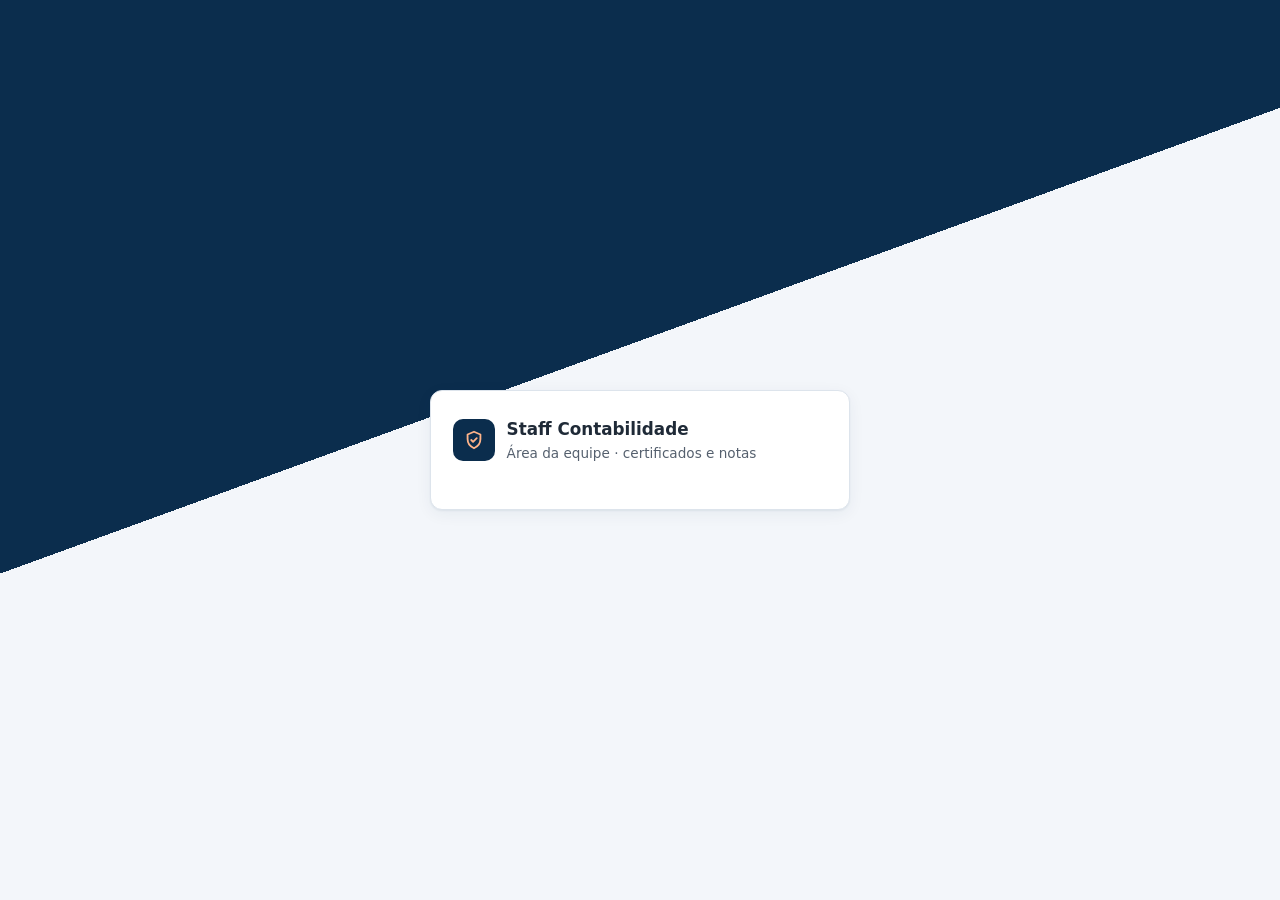
<file: funcionarios.html>
<!doctype html>
<html lang="pt-BR">
<head>
  <meta charset="utf-8">
  <meta name="viewport" content="width=device-width, initial-scale=1">
  <meta http-equiv="Content-Security-Policy" content="default-src 'none'; style-src 'self'; img-src 'self'; base-uri 'none'; form-action 'none'">
  <meta name="referrer" content="no-referrer">
  <meta name="robots" content="noindex">
  <meta http-equiv="refresh" content="0; url=equipe/">
  <title>Área da equipe | Staff Assessoria Contábil</title>
  <link rel="icon" href="assets/img/favicon_staff-2-58x58.png">
  <link rel="stylesheet" href="assets/style.css?v=2026-11-05">
</head>
<body>
  <main class="equipe">
    <div class="wrap">
      <section>
        <div class="login-caixa">
          <h1>Área da equipe</h1>
          <p class="sub">A área da equipe mudou de endereço.</p>
          <p><a class="btn-env" href="equipe/">Abrir a área da equipe</a></p>
        </div>
      </section>
    </div>
  </main>
</body>
</html>
</file>
<file: assets/style.css>
:root {
  --azul: #11538c;
  --azul-vivo: #1072f8;
  --laranja: #f36f21;
  --amarelo: #ffd800;
  --claro: #e1f0ff;
  --botao-claro: #5bc0de;
  --texto: #333;
  --cinza: #696b6d;
  --rodape: #374a5e;
  --mont: "Montserrat", system-ui, sans-serif;
  --pop: "Poppins", system-ui, sans-serif;
  --rob: "Roboto", system-ui, sans-serif;
}

*, *::before, *::after { box-sizing: border-box; }
html { scroll-behavior: smooth; scroll-padding-top: 90px; }
body { min-height: 100vh; display: flex; flex-direction: column; margin: 0; font-family: var(--rob); font-size: 16px; line-height: 1.6; color: var(--texto); background: #fff; }
main { flex: 1; }
img { max-width: 100%; display: block; }
a { color: inherit; }
:focus-visible { outline: 3px solid var(--laranja); outline-offset: 2px; }
[hidden] { display: none !important; }
.sr-only { position: absolute; width: 1px; height: 1px; padding: 0; margin: -1px; overflow: hidden; clip: rect(0 0 0 0); white-space: nowrap; border: 0; }
.pular { position: absolute; left: 1rem; top: -100px; z-index: 100; background: var(--azul); color: #fff; font: 600 1rem var(--pop); padding: 0.75rem 1.2rem; border-radius: 0 0 8px 8px; text-decoration: none; }
.pular:focus { top: 0; outline: 3px solid var(--amarelo); outline-offset: 0; }
main:focus { outline: none; }

.wrap { width: min(100% - 2rem, 1140px); margin-inline: auto; }

h1, h2, h3 { margin: 0; line-height: 1.2; }
.titulo { font-family: var(--mont); font-weight: 700; font-size: clamp(1.7rem, 3vw, 2.2rem); color: var(--azul); }
.titulo em { font-style: normal; color: var(--laranja); }
.traco { --tr: #1a63b0; display: flex; align-items: center; height: 9px; margin: 1.1rem 0 1.6rem; }
.traco::before { content: ""; width: 36px; height: 9px; background: radial-gradient(circle, var(--tr) 2px, transparent 2.5px) 0 center / 9px 9px repeat-x; }
.traco::after { content: ""; width: 75px; height: 3px; background: var(--tr); }
.centro { text-align: center; }
.centro .traco { margin-inline: auto; width: fit-content; }

/* Barra de contato */
.barra { background: var(--azul); color: #fff; font-family: var(--pop); font-size: 0.95rem; }
.barra .wrap { display: flex; align-items: center; justify-content: space-between; min-height: 42px; gap: 1rem; flex-wrap: wrap; }
.barra ul { list-style: none; margin: 0; padding: 0; display: flex; gap: 1.6rem; flex-wrap: wrap; }
.barra li { display: flex; align-items: center; gap: 0.5rem; }
.barra li svg { width: 20px; height: 20px; fill: none; stroke: #dfe85a; stroke-width: 1.6; }
.barra a { text-decoration: none; }
.barra .redes { gap: 1.2rem; }
.barra .redes svg { fill: #fff; stroke: none; width: 16px; height: 16px; }

/* Cabeçalho */
.topo { position: sticky; top: 0; z-index: 20; background: #fff; box-shadow: 0 3px 12px rgba(110, 110, 255, 0.35); }
.topo .wrap { display: flex; align-items: center; gap: 1rem; min-height: 77px; }
.marca { display: block; margin-right: auto; line-height: 0; }
.marca img { height: 58px; width: auto; }
.menu { display: flex; align-items: center; gap: 0.2rem; font-family: var(--pop); font-weight: 500; font-size: 0.95rem; }
.menu a { text-decoration: none; padding: 0.5rem 0.95rem; color: #222; }
.menu a:hover { color: var(--azul); }
.menu .botao-menu { background: var(--laranja); color: #fff; border-radius: 6px; padding: 0.45rem 1rem; margin-left: 0.6rem; }
.menu .botao-menu:hover { background: #d95c12; color: #fff; }
.entrar { position: relative; }
.menu button.botao-menu { border: 0; font: inherit; cursor: pointer; display: inline-flex; align-items: center; gap: 0.3rem; min-height: 40px; }
.entrar .ico-seta { flex: none; transition: transform 0.15s; }
.entrar button[aria-expanded="true"] .ico-seta { transform: rotate(180deg); }
.entrar-opcoes { position: absolute; right: 0; top: calc(100% + 8px); z-index: 50; min-width: 260px; background: #fff; border-radius: 10px; box-shadow: 0 10px 28px rgba(0, 0, 0, 0.18); padding: 0.4rem; }
.menu .entrar-opcoes a { display: block; padding: 0.65rem 0.8rem; border-radius: 8px; color: #222; }
.menu .entrar-opcoes a:hover, .menu .entrar-opcoes a:focus-visible { background: #fdeee4; color: #222; }
.entrar-opcoes strong { display: block; font-weight: 600; }
.entrar-opcoes span { display: block; font-size: 0.8rem; color: #5b6470; font-weight: 400; }
.hamb { display: none; margin-left: auto; background: #fff; border: 1px solid #ccc; border-radius: 4px; padding: 0.45rem 0.6rem; cursor: pointer; }
.hamb span { display: block; width: 22px; height: 2px; background: #555; margin: 4px 0; }

/* Carrossel principal */
.hero { position: relative; height: 520px; overflow: hidden; background: #234; }
.slide { position: absolute; inset: 0; background-size: cover; background-position: center; opacity: 0; transition: opacity 0.9s ease; display: flex; align-items: center; }
.slide.ativo { opacity: 1; }
.slide-1 { background-image: url("img/hero-a.webp"); }
.slide-2 { background-image: url("img/hero-b.webp"); }
.slide-3 { background-image: url("img/hero-c.webp"); }
@media (max-width: 760px) {
  .slide-1 { background-image: url("img/hero-a-960.webp"); }
  .slide-2 { background-image: url("img/hero-b-960.webp"); }
  .slide-3 { background-image: url("img/hero-c-960.webp"); }
}
.slide::before { content: ""; position: absolute; inset: 0; background: linear-gradient(90deg, rgba(10, 30, 60, 0.62), rgba(10, 30, 60, 0.1) 75%); }
.slide .wrap { position: relative; color: #fff; }
.slide h2 { font-family: var(--mont); font-weight: 700; font-size: clamp(1.7rem, 3vw, 2.3rem); margin-bottom: 1.2rem; }
.slide p { max-width: 540px; font-size: 1.05rem; line-height: 1.55; }

/* Solução completa */
.solucao { background: linear-gradient(var(--claro), #fff); padding: 3.5rem 0 4.5rem; }
.solucao .wrap { display: grid; grid-template-columns: 1.1fr 0.9fr; gap: 3rem; align-items: center; }
.solucao .texto { max-width: 540px; margin-left: auto; padding-right: 1rem; }
.solucao p { color: var(--cinza); font-size: 0.97rem; text-align: justify; margin: 0 0 1rem; }
.solucao hr { border: 0; border-top: 2px solid #b8bcc2; margin: 2rem 0; }
.btn-claro { display: block; width: fit-content; margin: 0 auto 1.5rem; background: var(--botao-claro); color: #fff; font: 600 0.9rem var(--rob); text-decoration: none; padding: 0.7rem 2.2rem; border-radius: 3px; }
.btn-claro:hover { background: #3fa9ca; }
.foto-arco { position: relative; max-width: 386px; }
.foto-arco img { width: 100%; height: 488px; object-fit: cover; border-radius: 190px 18px 18px 18px; }
.selo { position: absolute; left: -50px; bottom: 14px; background: #b9d4f6; border-radius: 16px; padding: 0.7rem 1.1rem 0.7rem 0.8rem; display: flex; align-items: center; gap: 0.7rem; color: var(--azul); box-shadow: 0 4px 14px rgba(17, 83, 140, 0.18); }
.selo .roda { width: 46px; height: 46px; border-radius: 50%; background: var(--azul); display: grid; place-items: center; }
.selo .roda svg { width: 24px; height: 24px; fill: none; stroke: #fff; stroke-width: 2; }
.selo b { font-family: var(--mont); font-size: 1.8rem; line-height: 1; display: block; font-weight: 600; }
.selo span { font-size: 0.85rem; line-height: 1.15; display: block; }

/* Serviços */
.servicos { padding: 3.5rem 0 3.5rem; }
.grade-servicos { display: grid; grid-template-columns: repeat(4, 1fr); gap: 3rem; margin-top: 0.5rem; }
.servico img { width: 100%; aspect-ratio: 238 / 178; object-fit: cover; border-radius: 24px; box-shadow: 0 0 14px rgba(90, 90, 255, 0.35); }
.servico h3 { font-family: var(--mont); font-weight: 500; font-size: 1.35rem; color: var(--azul); margin-top: 1.1rem; }

/* Certificado digital */
.certificado { padding: 3.5rem 0 4rem; background: linear-gradient(var(--claro), #fff); }
.certificado .intro { max-width: 560px; margin: 0 auto 2.2rem; color: #555; font-size: 0.98rem; }
.cert-grade { display: grid; grid-template-columns: repeat(2, minmax(0, 340px)); gap: 2rem; justify-content: center; }
.cert-card { background: #fff; border-radius: 24px; padding: 2rem 1.6rem 1.8rem; box-shadow: 0 0 14px rgba(90, 90, 255, 0.35); display: flex; flex-direction: column; align-items: center; border-top: 6px solid var(--azul-vivo); }
.cert-card.destaque { border-top-color: var(--laranja); }
.cert-card svg { width: 64px; height: 64px; fill: none; stroke: var(--azul); stroke-width: 2; stroke-linecap: round; stroke-linejoin: round; margin-bottom: 0.8rem; }
.cert-card h3 { font-family: var(--mont); font-weight: 600; font-size: 1.35rem; color: var(--azul); }
.cert-tipo { margin: 0.2rem 0 1rem; color: var(--cinza); font-weight: 500; }
.cert-preco { margin: 0 0 1.4rem; font-family: var(--mont); color: var(--laranja); line-height: 1; }
.cert-preco span { font-size: 1.2rem; font-weight: 600; }
.cert-preco b { font-size: 2.8rem; font-weight: 700; }
.cert-btn { display: flex; align-items: center; justify-content: center; gap: 0.5rem; width: 100%; background: #1fa855; color: #fff; text-decoration: none; font: 600 0.95rem var(--rob); padding: 0.85rem 1rem; border-radius: 6px; }
.cert-btn:hover { background: #178a45; }
.cert-card .cert-btn svg { width: 20px; height: 20px; margin: 0; stroke: #fff; stroke-width: 1.8; }

/* Por que escolher */
.porque {
  position: relative; padding: 4.5rem 0 5rem; color: #fff;
  background: url("img/escritorio-faixa.webp") center / cover;
}
.porque::before { content: ""; position: absolute; inset: 0; background: linear-gradient(rgba(16, 114, 248, 0.55) 0 60%, rgba(255, 216, 0, 0.55) 60% 100%); }
.porque .wrap { position: relative; }
.porque h2 { font-family: var(--mont); font-weight: 700; font-size: 1.75rem; max-width: 22ch; margin-inline: auto; }
.porque .traco { --tr: #fff; }
.caixas { display: grid; grid-template-columns: repeat(3, 1fr); width: min(100%, 1100px); margin: 2.5rem auto 0; }
.caixa { padding: 2.2rem 2rem; text-align: center; background: var(--azul-vivo); color: #fff; min-height: 307px; font-family: var(--pop); }
.caixa:first-child { border-radius: 16px 0 0 16px; }
.caixa:last-child { border-radius: 0 16px 16px 0; }
.caixa.amarela { background: var(--amarelo); color: var(--azul); }
.caixa svg { width: 64px; height: 64px; fill: none; stroke: currentColor; stroke-width: 2; margin: 0 auto 1rem; }
.caixa h3 { font-weight: 500; font-size: 1.25rem; margin-bottom: 1rem; }
.caixa p { font-size: 0.95rem; line-height: 1.55; }

/* Carrosséis de rolagem */
.carrossel { position: relative; padding-inline: 2.6rem; }
.faixa { display: flex; gap: 2rem; overflow-x: auto; scroll-snap-type: x mandatory; scrollbar-width: none; padding: 0.5rem 0.25rem 1rem; }
.faixa::-webkit-scrollbar { display: none; }
.faixa > * { scroll-snap-align: start; flex: 0 0 auto; }
.seta { position: absolute; top: 40%; width: 40px; height: 40px; border-radius: 50%; border: 0; background: rgba(17, 83, 140, 0.9); color: #fff; font-size: 1.3rem; cursor: pointer; z-index: 2; }
.seta:hover { background: var(--laranja); }
.seta.esq { left: 0; }
.seta.dir { right: 0; }

/* Artigos */
.artigos { padding: 4rem 0; }
.post { width: min(327px, 82vw); text-align: center; text-decoration: none; display: block; }
.post img { width: 100%; aspect-ratio: 327 / 211; object-fit: cover; border-radius: 20px; }
.post .meta { display: flex; justify-content: center; gap: 1.2rem; font-size: 0.9rem; color: #555; padding: 0.7rem 0; border-bottom: 1px solid #ddd; margin-bottom: 1rem; }
.post h3 { font-family: var(--pop); font-weight: 600; font-size: 1.3rem; line-height: 1.3; color: var(--azul); }
.post:hover h3 { color: var(--laranja); }
.post p { margin: 0.7rem 0 0.5rem; font-size: 0.9rem; line-height: 1.5; color: #555; text-align: left; }
.post .fonte { display: block; font-size: 0.8rem; font-weight: 500; color: var(--azul); text-align: left; }
.intro-artigos { max-width: 640px; margin: -0.6rem 0 1.6rem; color: #555; font-size: 0.95rem; }

/* Contatos */
.contatos { padding: 1.5rem 0 3.5rem; }
.contatos .quadro { border: 1px solid var(--laranja); border-radius: 28px; background: #f7f7f7; padding: 2.5rem 3rem 3rem; }
.contatos h2 { font-family: var(--mont); font-weight: 600; font-size: 1.75rem; color: var(--azul); text-align: center; margin-bottom: 2rem; }
.contato-grid { display: grid; grid-template-columns: 1fr 1fr; gap: 3rem; align-items: start; }
.dados .logo { width: 150px; margin-bottom: 1rem; }
.dados ul { list-style: none; padding: 0; margin: 0 0 1.5rem; display: grid; gap: 0.5rem; font-weight: 500; font-size: 0.92rem; }
.dados li { display: flex; align-items: center; gap: 0.6rem; }
.dados li svg { width: 20px; height: 20px; flex: none; fill: none; stroke: var(--laranja); stroke-width: 1.6; }
.dados a { text-decoration: none; }
.dados h3 { font-family: var(--mont); font-weight: 500; font-size: 1.25rem; color: var(--azul); text-align: center; margin-bottom: 0.8rem; }
.dados .mapa iframe { display: block; width: 100%; height: 260px; border: 0; border-radius: 14px; box-shadow: 0 6px 16px rgba(0, 0, 0, 0.3); }
.dados .mapa a { display: block; margin-top: 0.6rem; text-align: center; font-size: 0.9rem; color: var(--azul); }
.msg h3 { font-family: var(--mont); font-weight: 500; font-size: 1.1rem; color: var(--cinza); line-height: 1.2; margin-bottom: 1rem; }
.msg h3 strong { display: block; font-size: 1.5rem; color: var(--azul); font-weight: 500; }
form.campos { display: grid; gap: 0.8rem; }
.campo input, .campo textarea { width: 100%; font: 400 0.95rem var(--rob); color: var(--texto); background: #fff; border: 1px solid #ccc; border-radius: 3px; padding: 0.8rem 0.75rem; }
.campo textarea { min-height: 7.5rem; resize: vertical; }
.campo input::placeholder, .campo textarea::placeholder { color: #8a8a8a; }
.btn-env { background: var(--laranja); color: #fff; border: 0; font: 600 0.88rem var(--rob); padding: 0.85rem 1rem; border-radius: 3px; cursor: pointer; display: flex; justify-content: center; align-items: center; gap: 0.5rem; }
.btn-env:hover { background: #d95c12; }
.btn-env svg { width: 16px; height: 16px; fill: none; stroke: #fff; stroke-width: 2; }
.aviso { padding: 0.7rem 0.9rem; border-left: 4px solid var(--laranja); background: #fff; font-size: 0.92rem; }

/* Clientes */
.clientes { padding: 3rem 0 4rem; background: linear-gradient(var(--claro), #fff 70%); }
.clientes h2 { font-family: var(--pop); font-weight: 500; font-size: 1.75rem; color: var(--texto); }
.clientes .intro { max-width: 760px; margin: 0 auto 2.5rem; color: #555; font-size: 0.95rem; }
.logos { margin-bottom: 3rem; }
.logos .faixa { justify-content: center; }
.logos img { width: 140px; height: 140px; object-fit: cover; border-radius: 20px; background: #fff; box-shadow: 0 0 14px rgba(90, 90, 255, 0.3); }
.depo { margin: 0; width: min(500px, 80vw); display: grid; grid-template-columns: 110px 1fr; gap: 1rem; align-items: center; }
.depo .quem { text-align: center; font-family: var(--mont); color: var(--azul); font-size: 1.05rem; line-height: 1.2; }
.depo .quem img { width: 87px; height: 87px; border-radius: 50%; object-fit: cover; margin: 0 auto 0.6rem; box-shadow: 0 0 8px rgba(0, 0, 0, 0.15); }
.depo blockquote { margin: 0; background: #f7f7f7; border: 1px solid #ddd; border-radius: 16px; padding: 1.1rem 1.3rem; font-size: 0.88rem; font-style: italic; color: #666; line-height: 1.6; box-shadow: 0 2px 8px rgba(0, 0, 0, 0.06); }

/* Rodapé */
.rodape { background: var(--rodape); color: #fff; padding: 2.6rem 0 1.5rem; }
.rodape .wrap { display: flex; flex-wrap: wrap; align-items: center; justify-content: space-between; gap: 1.5rem; }
.rodape img { width: 297px; max-width: 70vw; }
.rodape p { margin: 0.8rem 0 0; font-size: 0.95rem; max-width: 460px; }
.rodape .redes { list-style: none; display: flex; gap: 0.7rem; margin: 0; padding: 0; }
.rodape .redes a { width: 40px; height: 40px; border: 1px solid #fff; border-radius: 50%; display: grid; place-items: center; }
.rodape .redes svg { width: 16px; height: 16px; fill: #fff; }
.rodape .redes a:hover { background: var(--laranja); border-color: var(--laranja); }
.copia { background: #2d3e50; color: #e7e7e7; font-size: 0.78rem; padding: 0.9rem 0; }

/* Assistente virtual */
.bot { position: fixed; right: 1rem; bottom: 1rem; z-index: 40; font-family: var(--rob); }
.bot-fab { display: flex; align-items: center; gap: 0.55rem; background: var(--laranja); color: #fff; border: 0; border-radius: 999px; padding: 0.8rem 1.3rem; font: 600 0.95rem var(--pop); cursor: pointer; box-shadow: 0 6px 18px rgba(0, 0, 0, 0.3); }
.bot-fab:hover { background: #d95c12; }
.bot-painel { position: absolute; right: 0; bottom: calc(100% + 0.7rem); width: min(360px, calc(100vw - 2rem)); background: #fff; border-radius: 18px; box-shadow: 0 10px 34px rgba(0, 0, 0, 0.3); overflow: hidden; display: flex; flex-direction: column; max-height: min(600px, calc(100vh - 6rem)); }
.bot-topo { display: flex; align-items: center; justify-content: space-between; gap: 0.8rem; background: var(--azul); color: #fff; padding: 0.85rem 1rem; }
.bot-topo strong { display: block; font-family: var(--mont); font-size: 1.05rem; }
.bot-topo span { font-size: 0.8rem; opacity: 0.85; }
.bot-fechar { background: transparent; border: 0; color: #fff; font-size: 1.8rem; line-height: 1; cursor: pointer; padding: 0 0.3rem; }
.bot-msgs { flex: 1 1 auto; min-height: 90px; overflow-y: auto; padding: 1rem; display: flex; flex-direction: column; gap: 0.5rem; background: #f4f7fb; }
.bot-b { margin: 0; max-width: 85%; padding: 0.6rem 0.85rem; border-radius: 14px; font-size: 0.92rem; line-height: 1.45; }
.bot-b.robo { background: #fff; border: 1px solid #dde4ee; border-bottom-left-radius: 4px; align-self: flex-start; }
.bot-b.eu { background: var(--azul); color: #fff; border-bottom-right-radius: 4px; align-self: flex-end; }
.bot-opcoes { display: flex; flex-direction: column; gap: 0.45rem; padding: 0.8rem 1rem 1rem; border-top: 1px solid #e3e8ef; flex: 0 0 auto; }
.bot-form { display: flex; gap: 0.45rem; }
.bot-form input { flex: 1; min-width: 0; font: 400 1rem var(--rob); color: var(--texto); border: 1.5px solid #b9c2ce; border-radius: 8px; padding: 0.55rem 0.7rem; }
.bot-form input:focus { border-color: var(--azul); outline: none; }
.bot-enviar { background: var(--laranja); color: #fff; border: 0; border-radius: 8px; padding: 0 1rem; font: 600 0.9rem var(--rob); cursor: pointer; }
.bot-enviar:hover { background: #d95c12; }
.bot-op { display: block; width: 100%; text-align: center; text-decoration: none; background: #fff; color: var(--azul); border: 1.5px solid var(--azul); border-radius: 8px; padding: 0.55rem 0.8rem; font: 600 0.9rem var(--rob); cursor: pointer; }
.bot-op:hover { background: var(--azul); color: #fff; }
.bot-op.sec { border-color: #b9c2ce; color: var(--cinza); }
.bot-op.sec:hover { background: #eef1f5; color: var(--texto); }
.bot-op.bot-wa { background: #1fa855; border-color: #1fa855; color: #fff; }
.bot-op.bot-wa:hover { background: #178a45; border-color: #178a45; }

/* Área da equipe */
.equipe { padding: 3.5rem 0 5rem; min-height: 60vh; background: linear-gradient(var(--claro), #fff 60%); }
.login-caixa { max-width: 26rem; background: #fff; border: 1px solid var(--laranja); border-radius: 20px; padding: 2rem; }
.login-caixa h1 { font-family: var(--mont); font-size: 1.8rem; color: var(--azul); margin-bottom: 0.4rem; }
.login-caixa .sub { color: var(--cinza); margin-bottom: 1.5rem; }
.faixa-demo { margin-bottom: 1.5rem; padding: 0.7rem 0.9rem; border-left: 4px solid var(--laranja); background: #fff; font-size: 0.92rem; }
.painel-topo { display: flex; flex-wrap: wrap; align-items: flex-end; justify-content: space-between; gap: 1rem; margin-bottom: 2rem; }
.painel-topo h1 { font-family: var(--mont); color: var(--azul); font-size: 2rem; }
.painel-topo p { color: var(--cinza); margin: 0.4rem 0 0; }
.btn-sec { border: 2px solid var(--azul); color: var(--azul); background: transparent; border-radius: 6px; padding: 0.45rem 1rem; font: 600 0.9rem var(--rob); cursor: pointer; text-decoration: none; }
.btn-sec:hover { background: var(--azul); color: #fff; }
.funcoes { margin: 0; padding: 0; list-style: none; display: grid; gap: 1rem; grid-template-columns: repeat(3, 1fr); }
.funcao { display: flex; flex-direction: column; gap: 0.4rem; height: 100%; background: #fff; border-radius: 20px; padding: 1.4rem; text-decoration: none; box-shadow: 0 0 14px rgba(90, 90, 255, 0.25); }
.funcao strong { font-family: var(--mont); font-weight: 500; color: var(--azul); font-size: 1.15rem; }
.funcao span { color: var(--cinza); font-size: 0.92rem; flex: 1; }
.funcao em { font-style: normal; font-weight: 600; color: var(--laranja); }
a.funcao:hover { box-shadow: 0 0 18px rgba(243, 111, 33, 0.4); }
.funcao-off { opacity: 0.6; }

/* Responsivo */
@media (max-width: 1000px) {
  .grade-servicos { grid-template-columns: repeat(2, 1fr); gap: 2rem; }
  .solucao .wrap { grid-template-columns: 1fr; }
  .solucao .texto { margin: 0; max-width: none; padding: 0; }
  .foto-arco { margin: 0 auto 0 3rem; }
  .caixas { grid-template-columns: 1fr; }
  .caixa:first-child { border-radius: 16px 16px 0 0; }
  .caixa:last-child { border-radius: 0 0 16px 16px; }
  .caixa { min-height: 0; }
  .contato-grid { grid-template-columns: 1fr; }
  .funcoes { grid-template-columns: 1fr 1fr; }
  .hamb { display: block; }
  .menu { display: none; position: absolute; left: 0; right: 0; top: 100%; background: #fff; flex-direction: column; align-items: stretch; padding: 0.5rem 1rem 1rem; box-shadow: 0 8px 12px rgba(0, 0, 0, 0.15); }
  .menu.aberto { display: flex; }
  .menu .botao-menu { margin: 0.4rem 0 0; text-align: center; }
  .menu button.botao-menu { width: 100%; justify-content: center; }
  .entrar-opcoes { position: static; box-shadow: none; border: 1px solid #eee; margin-top: 0.4rem; min-width: 0; }
}

@media (max-width: 640px) {
  .hero { height: 420px; }
  .grade-servicos { grid-template-columns: 1fr; }
  .cert-grade { grid-template-columns: minmax(0, 1fr); }
  .contatos .quadro { padding: 1.5rem 1.2rem 2rem; }
  .depo { grid-template-columns: 1fr; }
  .funcoes { grid-template-columns: 1fr; }
  .marca img { height: 48px; }
  .carrossel { padding-inline: 0; }
  .seta.esq { left: -6px; }
  .seta.dir { right: -6px; }
  .slide::before { background: rgba(10, 30, 60, 0.55); }
  .barra .redes { display: none; }
  .bot { right: 0.7rem; bottom: 0.7rem; }
  .bot-fab { padding: 0.7rem 1.1rem; font-size: 0.9rem; }
  .selo { left: -1rem; }
  .foto-arco { margin-left: 1rem; }
  .barra ul { gap: 0.8rem; font-size: 0.85rem; }
}

@media (prefers-reduced-motion: reduce) {
  html { scroll-behavior: auto; }
  .slide { transition: none; }
}

/* Áreas de toque com pelo menos 44 px (celular e mouse) — 13/11/2026 */
.barra .redes a { display: grid; place-items: center; width: 44px; height: 42px; }
.barra .redes { gap: 0; }
.barra li > a { display: inline-flex; align-items: center; min-height: 44px; }
.dados li > a { display: inline-flex; align-items: center; min-height: 44px; }
.btn-claro { min-height: 44px; display: flex; align-items: center; }
.bot-fab { min-height: 46px; }
.menu a { display: inline-flex; align-items: center; min-height: 44px; }
.menu button.botao-menu { min-height: 44px; }
.hamb { min-width: 46px; min-height: 44px; }
.seta { width: 44px; height: 44px; }
.rodape .redes a { width: 44px; height: 44px; }
.dados .mapa a { display: block; padding-block: 0.7rem; }

/* Avaliações do Google (18/11/2026) */
.google-aval { max-width: 760px; margin-inline: auto; }
.ga-topo { display: flex; flex-wrap: wrap; align-items: center; justify-content: center; gap: 0.4rem 0.8rem; font: 500 1rem var(--pop); color: var(--texto); margin-bottom: 1.5rem; }
.ga-nota { font: 700 2.4rem var(--mont); color: var(--azul); line-height: 1; }
.estrelas { color: #e8a200; letter-spacing: 2px; font-size: 1.15rem; font-style: normal; }
.ga-destaque { margin: 0 0 1.5rem; background: #fff; border: 1px solid #dde6f0; border-radius: 16px; padding: 1.6rem 1.8rem; box-shadow: 0 4px 16px rgba(17, 83, 140, 0.08); text-align: left; }
.ga-destaque blockquote { margin: 0 0 1.1rem; font-size: 1.05rem; line-height: 1.65; color: #333; }
.ga-destaque figcaption { display: flex; align-items: center; gap: 0.7rem; }
.ga-destaque figcaption > span:last-child { display: flex; flex-direction: column; line-height: 1.3; }
.ga-destaque .estrelas { font-size: 0.95rem; }
.ga-ini { flex: none; width: 40px; height: 40px; border-radius: 50%; display: grid; place-items: center; background: var(--azul); color: #fff; font: 600 1rem var(--mont); }
.ga-outras { list-style: none; margin: 0 0 1.8rem; padding: 0; display: grid; grid-template-columns: repeat(4, minmax(0, 1fr)); gap: 0.8rem; }
.ga-outras li { display: flex; flex-direction: column; align-items: center; gap: 0.3rem; background: #fff; border: 1px solid #e3e9f0; border-radius: 12px; padding: 0.9rem 0.5rem; font-size: 0.92rem; }
.ga-outras .estrelas { font-size: 0.85rem; letter-spacing: 1px; }
.ga-acoes { display: flex; flex-wrap: wrap; justify-content: center; gap: 0.8rem; }
.ga-btn { display: inline-flex; align-items: center; min-height: 44px; padding: 0 1.4rem; border-radius: 6px; background: var(--azul); color: #fff; font: 600 0.95rem var(--rob); text-decoration: none; }
.ga-btn:hover { background: #0d4170; }
.ga-btn-sec { background: #fff; color: var(--azul); border: 2px solid var(--azul); }
.ga-btn-sec:hover { background: var(--claro); color: var(--azul); }
@media (max-width: 640px) {
  .ga-outras { grid-template-columns: 1fr 1fr; }
  .ga-destaque { padding: 1.2rem; }
  .ga-acoes .ga-btn { width: 100%; justify-content: center; }
}
.depo-cliente { max-width: 760px; margin: 0 auto 2.5rem; }
.depo-cliente figcaption img { width: 48px; height: 48px; border-radius: 50%; object-fit: cover; }
.depo-cliente figcaption span { font-size: 0.9rem; color: #555; }
.depo-cliente figcaption strong { color: var(--texto); font-size: 1rem; }
</file>
<file: equipe/painel.css>
:root {
  --fundo: #f3f6fa;
  --superficie: #ffffff;
  --texto: #1f2a37;
  --texto-2: #55606e;
  --linha: #dde4ec;
  --marinho: #0b2d4d;
  --azul: #11538c;
  --azul-hover: #0e3f6b;
  --laranja: #c84b16;
  --laranja-hover: #a93f12;
  --verde-whats: #1a7f45;
  --vencido: #b42318;  --vencido-bg: #fdecea;
  --urgente: #b54314;  --urgente-bg: #fff0e6;
  --atencao: #8a6100;  --atencao-bg: #fff6d6;
  --ok: #1b6e3c;       --ok-bg: #e5f5ea;
  --neutro: #55606e;   --neutro-bg: #eef1f5;
  --semcert: #6b3fa0;  --semcert-bg: #f1eafb;
  --foco: #11538c;
  --sombra: 0 1px 2px rgba(11, 45, 77, .06), 0 4px 16px rgba(11, 45, 77, .06);
  --raio: 12px;
  --fonte: "Segoe UI", system-ui, -apple-system, Roboto, Arial, sans-serif;
}
@media (prefers-color-scheme: dark) {
  :root {
    --fundo: #0d1722;
    --superficie: #15222f;
    --texto: #e6edf3;
    --texto-2: #a5b1bd;
    --linha: #2a3a4a;
    --marinho: #08192a;
    --azul: #3d8bd4;
    --azul-hover: #5aa0e0;
    --laranja: #c84b16;
    --laranja-hover: #d9602c;
    --verde-whats: #1a7f45;
    --vencido: #ff8f86;  --vencido-bg: #3a1714;
    --urgente: #f5a06e;  --urgente-bg: #3a2414;
    --atencao: #f0cd5f;  --atencao-bg: #332a0e;
    --ok: #74d39a;       --ok-bg: #12301f;
    --neutro: #b3bdc8;   --neutro-bg: #22303e;
    --semcert: #c9a6f2;  --semcert-bg: #2c2140;
    --foco: #7fb6ea;
    --sombra: none;
  }
}

* { box-sizing: border-box; }
.check-pfx { display: flex; align-items: center; gap: .55rem; min-height: 44px; margin-top: .5rem; font-weight: 600; cursor: pointer; }
.check-pfx input { width: 20px; height: 20px; accent-color: var(--azul); }
[hidden] { display: none !important; }
html { -webkit-text-size-adjust: 100%; }
body {
  margin: 0;
  background: var(--fundo);
  color: var(--texto);
  font: 15px/1.5 var(--fonte);
}
h1, h2 { margin: 0; line-height: 1.2; }
code { font-size: .9em; }
.sr-only {
  position: absolute; width: 1px; height: 1px; padding: 0; margin: -1px;
  overflow: hidden; clip: rect(0 0 0 0); white-space: nowrap; border: 0;
}
:focus-visible { outline: 3px solid var(--foco); outline-offset: 2px; }

/* topo */
.topo { background: var(--marinho); color: #fff; }
.topo-in {
  max-width: 1200px; margin: 0 auto; padding: 1rem 1.25rem;
  display: flex; align-items: center; justify-content: space-between; gap: 1rem; flex-wrap: wrap;
}
.marca { display: flex; align-items: center; gap: .8rem; }
.marca-icone {
  display: grid; place-items: center; width: 42px; height: 42px; border-radius: 10px;
  background: rgba(255, 255, 255, .12); color: #ffb48a;
}
.topo h1 { font-size: 1.3rem; font-weight: 700; }
.sub { margin: .1rem 0 0; font-size: .85rem; color: #c9d6e3; }

/* botões */
.btn {
  display: inline-flex; align-items: center; justify-content: center; gap: .4rem;
  min-height: 44px; padding: .55rem 1.1rem; border-radius: 8px; border: 1px solid transparent;
  font: 600 .95rem/1.2 var(--fonte); cursor: pointer; text-decoration: none; white-space: nowrap;
}
.btn-laranja { background: var(--laranja); color: #fff; }
.btn-laranja:hover { background: var(--laranja-hover); }
.btn-azul { background: var(--azul); color: #fff; }
.btn-azul:hover { background: var(--azul-hover); }
@media (prefers-color-scheme: dark) { .btn-azul { color: #08192a; } }
.btn-whats { background: var(--verde-whats); color: #fff; }
.btn-whats:hover { filter: brightness(1.1); }
.btn-sec { background: var(--superficie); color: var(--texto); border-color: var(--linha); }
.btn-sec:hover { border-color: var(--texto-2); }
.btn-link { background: none; color: var(--azul); padding-inline: .4rem; text-decoration: underline; }
.btn[aria-disabled="true"] { opacity: .45; pointer-events: none; }
.btn-acao {
  min-height: 40px; padding: .4rem .7rem; font-size: .88rem;
  background: var(--superficie); color: var(--texto); border-color: var(--linha);
}
.btn-acao:hover { border-color: var(--azul); color: var(--azul); }
.btn-acao.principal { border-color: var(--laranja); color: var(--laranja); }
@media (prefers-color-scheme: dark) { .btn-acao.principal { border-color: #e7742f; color: #f5a06e; } }
.btn-icone {
  display: grid; place-items: center; width: 44px; height: 44px; border-radius: 8px;
  border: 0; background: none; color: var(--texto-2); cursor: pointer;
}
.btn-icone:hover { background: var(--neutro-bg); color: var(--texto); }

/* conteúdo */
.conteudo { max-width: 1200px; margin: 0 auto; padding: 1.25rem; }
.cards { display: grid; grid-template-columns: repeat(6, 1fr); gap: .9rem; margin-bottom: 1.25rem; }
.card {
  display: flex; flex-direction: column; align-items: flex-start; gap: .1rem; text-align: left;
  padding: 1rem 1.1rem; border-radius: var(--raio); border: 1px solid var(--linha);
  border-left: 5px solid var(--cor); background: var(--superficie); box-shadow: var(--sombra);
  color: var(--texto); font-family: var(--fonte); cursor: pointer;
}
.card:hover { border-color: var(--cor); }
.card[aria-pressed="true"] { background: var(--cor-bg); border-color: var(--cor); }
.card-num { font-size: 2rem; font-weight: 700; line-height: 1.1; color: var(--cor); font-variant-numeric: tabular-nums; }
.card-rot { font-size: .9rem; color: var(--texto-2); font-weight: 600; }
.card-vencido { --cor: var(--vencido); --cor-bg: var(--vencido-bg); }
.card-urgente { --cor: var(--urgente); --cor-bg: var(--urgente-bg); }
.card-atencao { --cor: var(--atencao); --cor-bg: var(--atencao-bg); }
.card-ok { --cor: var(--ok); --cor-bg: var(--ok-bg); }
.card-semcert { --cor: var(--semcert); --cor-bg: var(--semcert-bg); }
.selo.sem_cert { --cor: var(--semcert); --cor-bg: var(--semcert-bg); }
.selo.sem_cert::before { border-radius: 2px; }
.card-naocad { --cor: var(--neutro); --cor-bg: var(--neutro-bg); }
.selo.nao_cad { --cor: var(--neutro); --cor-bg: var(--neutro-bg); }
.selo.nao_cad::before { border-radius: 2px; background: transparent; border: 2px solid currentColor; }
.relatorio { margin-top: 1.25rem; }
.robo-blocos { display: grid; grid-template-columns: 1.4fr 1fr; gap: 1rem; margin: 1rem 0 1.25rem; }
.robo-bloco { background: var(--superficie); border: 1px solid var(--linha); border-radius: var(--raio); padding: 1rem 1.1rem; box-shadow: var(--sombra); }
.robo-bloco p { margin: .5rem 0; }
.bloco-topo { display: flex; align-items: center; justify-content: space-between; gap: .6rem; flex-wrap: wrap; }
.bloco-topo h2 { font-size: 1.1rem; }
.comp-linha { display: flex; flex-wrap: wrap; align-items: end; gap: .6rem; }
.sel-nfse { margin-top: .4rem; display: flex; flex-direction: column; gap: .2rem; font-size: .82rem; color: var(--texto-2); }
.sel-nfse select { min-height: 40px; }
@media (max-width: 900px) { .robo-blocos { grid-template-columns: 1fr; } }
.rel-topo { display: flex; flex-wrap: wrap; align-items: end; justify-content: space-between; gap: .8rem; margin-bottom: .6rem; }
.rel-topo h2 { font-size: 1.15rem; }
.rel-acoes { display: flex; flex-wrap: wrap; align-items: end; gap: .6rem; }
.tabela-rel td.num, .tabela-rel th.num { text-align: right; font-variant-numeric: tabular-nums; }
.tabela-rel tfoot td { font-weight: 700; border-top: 2px solid var(--linha); }

.painel-lista {
  background: var(--superficie); border: 1px solid var(--linha); border-radius: var(--raio);
  box-shadow: var(--sombra); padding: 1rem;
}
.barra-filtros { display: flex; flex-wrap: wrap; gap: .6rem; align-items: center; }
.campo-busca {
  flex: 1 1 260px; display: flex; align-items: center; gap: .5rem;
  border: 1px solid var(--linha); border-radius: 8px; padding: 0 .7rem; background: var(--fundo); color: var(--texto-2);
}
.campo-busca input { border: 0; background: none; flex: 1; min-width: 0; padding: .65rem 0; outline: none; }
.campo-busca:focus-within { outline: 3px solid var(--foco); outline-offset: 1px; }
input, select, textarea {
  font: 16px/1.4 var(--fonte); color: var(--texto);
}
select, .campo input, .campo textarea {
  min-height: 44px; padding: .5rem .65rem; border: 1px solid var(--linha); border-radius: 8px;
  background: var(--superficie); width: 100%;
}
.barra-filtros select { width: auto; }
.contagem { margin: .8rem 0 .4rem; font-size: .88rem; color: var(--texto-2); }

/* tabela */
.tabela-wrap { overflow-x: auto; }
.tabela { width: 100%; border-collapse: collapse; }
.tabela th {
  text-align: left; font-size: .8rem; text-transform: uppercase; letter-spacing: .04em;
  color: var(--texto-2); padding: .6rem .7rem; border-bottom: 2px solid var(--linha); white-space: nowrap;
}
.tabela td { padding: .75rem .7rem; border-bottom: 1px solid var(--linha); vertical-align: middle; }
.tabela tr:last-child td { border-bottom: 0; }
.tabela tbody tr:hover { background: var(--fundo); }
.cli-nome { font-weight: 600; }
.mini { display: block; font-size: .82rem; color: var(--texto-2); }
.data { font-variant-numeric: tabular-nums; white-space: nowrap; }
.acoes { display: flex; gap: .4rem; justify-content: flex-end; flex-wrap: nowrap; }

.selo {
  display: inline-flex; align-items: center; gap: .35rem; padding: .25rem .6rem; border-radius: 999px;
  font-size: .82rem; font-weight: 700; white-space: nowrap; color: var(--cor); background: var(--cor-bg);
}
.selo::before { content: ""; width: 8px; height: 8px; border-radius: 50%; background: currentColor; }
.selo.vencido { --cor: var(--vencido); --cor-bg: var(--vencido-bg); }
.selo.urgente { --cor: var(--urgente); --cor-bg: var(--urgente-bg); }
.selo.atencao { --cor: var(--atencao); --cor-bg: var(--atencao-bg); }
.selo.ok { --cor: var(--ok); --cor-bg: var(--ok-bg); }
.selo.nao_renova { --cor: var(--neutro); --cor-bg: var(--neutro-bg); }
.selo.nao_renova::before { border-radius: 2px; }
.aviso-status { font-size: .88rem; }
.aviso-status.pendente { color: var(--urgente); font-weight: 600; }

.vazio { text-align: center; padding: 2.5rem 1rem; color: var(--texto-2); }
.vazio p { margin: .5rem 0 1rem; }
.rodape-nota { margin: 1.25rem 0 0; font-size: .85rem; color: var(--texto-2); }
.aviso-erro {
  margin: 0 0 1rem; padding: .7rem .9rem; border-radius: 8px;
  background: var(--vencido-bg); color: var(--vencido); font-weight: 600;
}

/* diálogos */
dialog {
  width: min(760px, calc(100vw - 2rem)); max-height: calc(100vh - 2rem); padding: 0;
  border: 1px solid var(--linha); border-radius: var(--raio); background: var(--superficie); color: var(--texto);
}
dialog::backdrop { background: rgba(8, 25, 42, .55); }
.dlg { padding: 1.2rem 1.3rem 1.3rem; }
.dlg-topo { display: flex; justify-content: space-between; align-items: center; gap: 1rem; margin-bottom: .8rem; }
.dlg-topo h2 { font-size: 1.2rem; }
.dica { margin: 0 0 .7rem; font-size: .88rem; color: var(--texto-2); }
.caixa-pfx {
  border: 1px dashed var(--linha); border-radius: 10px; padding: .8rem 1rem 1rem; margin: 0 0 1rem;
  background: var(--fundo);
}
.caixa-pfx legend { font-weight: 700; padding: 0 .3rem; }
.linha-pfx { display: grid; grid-template-columns: 1.3fr 1fr auto; gap: .7rem; align-items: end; }
.linha-pfx input[type=file] { padding: .45rem; background: var(--superficie); }
.msg-pfx { margin: .5rem 0 0; font-size: .88rem; font-weight: 600; min-height: 1.2em; }
.msg-pfx.ok { color: var(--ok); }
.msg-pfx.erro { color: var(--vencido); }
.grade { display: grid; grid-template-columns: repeat(4, 1fr); gap: .8rem; }
.col-2 { grid-column: span 2; }
.col-4 { grid-column: 1 / -1; }
.campo { display: flex; flex-direction: column; gap: .3rem; min-width: 0; }
.campo > span { font-size: .85rem; font-weight: 600; color: var(--texto-2); }
.campo em { color: var(--vencido); font-style: normal; }
.campo textarea { resize: vertical; }
.dlg-botoes { display: flex; justify-content: flex-end; gap: .6rem; margin-top: 1.1rem; flex-wrap: wrap; }
.dlg-botoes-aviso { justify-content: flex-start; }
.dlg-botoes-aviso .btn-laranja { margin-left: auto; }

.toast {
  position: fixed; left: 50%; bottom: 1.2rem; transform: translateX(-50%); z-index: 50;
  background: var(--marinho); color: #fff; padding: .75rem 1.1rem; border-radius: 10px;
  box-shadow: 0 6px 24px rgba(0, 0, 0, .25); font-weight: 600; max-width: calc(100vw - 2rem);
}

/* abas */
.abas { background: var(--superficie); border-bottom: 1px solid var(--linha); }
.abas-in { max-width: 1200px; margin: 0 auto; padding: 0 1.25rem; display: flex; gap: .3rem; overflow-x: auto; }
.aba {
  min-height: 48px; padding: 0 1rem; border: 0; border-bottom: 3px solid transparent; background: none;
  font: 600 .95rem var(--fonte); color: var(--texto-2); cursor: pointer; white-space: nowrap;
}
.aba:hover { color: var(--texto); }
.aba[aria-selected="true"] { color: var(--texto); border-bottom-color: var(--laranja); }
.barra-acoes-topo { display: flex; justify-content: flex-end; margin-bottom: .9rem; }

/* robô */
.robo-intro {
  display: flex; gap: 1.2rem; justify-content: space-between; align-items: flex-start; flex-wrap: wrap;
  background: var(--superficie); border: 1px solid var(--linha); border-radius: var(--raio);
  box-shadow: var(--sombra); padding: 1.1rem 1.2rem; margin-bottom: 1.1rem;
}
.robo-intro > div:first-child { flex: 1 1 480px; }
.robo-intro h2 { font-size: 1.1rem; margin-bottom: .4rem; }
.robo-intro p { margin: 0 0 .5rem; max-width: 75ch; }
.robo-intro code { overflow-wrap: anywhere; }
.robo-rodada { display: flex; flex-direction: column; align-items: flex-end; gap: .5rem; flex: 0 1 260px; }
.robo-status { margin: 0; font-size: .88rem; color: var(--texto-2); text-align: right; }
.robo-status.rodando { color: var(--azul); font-weight: 700; }
.chaves { display: flex; flex-direction: column; gap: .15rem; }
.chave { display: inline-flex; align-items: center; gap: .45rem; min-height: 32px; cursor: pointer; font-size: .9rem; white-space: nowrap; }
.chave input { width: 20px; height: 20px; accent-color: var(--laranja); cursor: pointer; margin: 0; }
.chave-ligar { font-weight: 700; }
.cod-input {
  width: 6.5rem; min-height: 36px; padding: .3rem .5rem; margin-top: .3rem;
  border: 1px solid var(--linha); border-radius: 6px; background: var(--superficie); font-size: 16px;
}
.msg-erro { color: var(--vencido); font-weight: 600; }
.msg-ok { color: var(--ok); }
.interruptor-geral { display: flex; align-items: center; gap: .6rem; justify-content: flex-end; flex-wrap: wrap; }
.ig-rot { font-weight: 700; }
.robo-rodada .btn { width: 100%; }
.avisos-robo:empty { display: none; }
.avisos-robo { display: flex; flex-direction: column; gap: .6rem; margin-bottom: 1.1rem; }
.aviso-amarelo {
  margin: 0; padding: .75rem 1rem; border-radius: 10px; border-left: 5px solid var(--atencao);
  background: var(--atencao-bg); color: var(--texto);
}
.aviso-amarelo strong { color: var(--atencao); }
.robo-escritorio {
  background: var(--superficie); border: 1px solid var(--linha); border-radius: var(--raio);
  box-shadow: var(--sombra); padding: 1rem 1.2rem; margin-bottom: 1.1rem;
  display: grid; grid-template-columns: minmax(240px, 380px) 1fr; gap: .4rem 1.2rem; align-items: start;
}
.robo-escritorio .dica { margin: 0; }
.robo-escritorio .mini { grid-column: 1 / -1; margin: 0; }
.botao-captura {
  display: inline-flex; align-items: center; gap: .55rem; min-height: 44px; padding: .35rem .8rem .35rem .4rem;
  border-radius: 999px; border: 1px solid var(--linha); background: var(--superficie); color: var(--texto);
  font: 700 .9rem var(--fonte); cursor: pointer; white-space: nowrap;
}
.botao-captura .trilho {
  position: relative; width: 44px; height: 26px; border-radius: 999px; background: var(--neutro-bg);
  border: 1px solid var(--linha); flex: none;
}
.botao-captura .trilho::after {
  content: ""; position: absolute; top: 2px; left: 2px; width: 20px; height: 20px; border-radius: 50%;
  background: var(--texto-2);
}
.botao-captura[aria-pressed="true"] { border-color: var(--ok); color: var(--ok); }
.botao-captura[aria-pressed="true"] .trilho { background: var(--ok); border-color: var(--ok); }
.botao-captura[aria-pressed="true"] .trilho::after { left: 20px; background: #fff; }
@media (prefers-reduced-motion: no-preference) { .botao-captura .trilho::after { transition: left .15s; } }
.ciencia-info {
  margin-top: 1.1rem; background: var(--superficie); border: 1px solid var(--linha);
  border-radius: var(--raio); padding: .8rem 1.1rem;
}
.ciencia-info summary { cursor: pointer; font-weight: 700; min-height: 32px; display: flex; align-items: center; }
.ciencia-info p { margin: .5rem 0; max-width: 80ch; }

/* telas menores */
@media (max-width: 1100px) {
  .cards { grid-template-columns: repeat(3, 1fr); }
}
@media (max-width: 900px) {
  .cards { grid-template-columns: repeat(2, 1fr); }
  .grade { grid-template-columns: repeat(2, 1fr); }
  .linha-pfx { grid-template-columns: 1fr; }
}
@media (max-width: 700px) {
  .conteudo { padding: 1rem; }
  .topo-in { padding: .9rem 1rem; }
  .topo .btn { width: 100%; }
  .barra-filtros select { flex: 1 1 100%; }
  .grade { grid-template-columns: 1fr; }
  .col-2, .col-4 { grid-column: auto; }
  .dlg-botoes .btn { flex: 1 1 100%; }
  .dlg-botoes-aviso .btn-laranja { margin-left: 0; }
  /* tabela vira cartões */
  .tabela thead { position: absolute; width: 1px; height: 1px; overflow: hidden; clip: rect(0 0 0 0); }
  .tabela, .tabela tbody, .tabela tr, .tabela td { display: block; width: 100%; }
  .tabela tr { border: 1px solid var(--linha); border-radius: 10px; padding: .4rem .8rem; margin-bottom: .7rem; }
  .tabela td { border: 0; padding: .35rem 0; }
  .tabela td[data-rotulo]::before {
    content: attr(data-rotulo); display: block; font-size: .78rem; font-weight: 700;
    text-transform: uppercase; letter-spacing: .04em; color: var(--texto-2);
  }
  .acoes { justify-content: flex-start; padding-top: .3rem; }
  .robo-rodada { align-items: stretch; flex-basis: 100%; }
  .interruptor-geral { justify-content: flex-start; }
  .robo-escritorio { grid-template-columns: 1fr; }
  .robo-status { text-align: left; }
  .barra-acoes-topo .btn { width: 100%; white-space: normal; }
}
@media (prefers-reduced-motion: no-preference) {
  .card, .btn { transition: background-color .15s, border-color .15s, color .15s; }
}

/* ===================================================================
   Painel e carteira (12/11/2026): visual mais limpo.
   Cor só onde há informação: laranja = pendência, verde = ok, cinza = neutro.
   =================================================================== */
.painel-lista, .robo-bloco, .robo-intro, .robo-escritorio { box-shadow: none; }

.pn-topo { display: flex; flex-wrap: wrap; align-items: end; justify-content: space-between; gap: 1rem; margin: .5rem 0 1.25rem; }
.pn-titulo { font-size: 1.6rem; font-weight: 700; letter-spacing: -.01em; }
.pn-frase { margin: .25rem 0 0; color: var(--texto-2); max-width: 60ch; }
.pn-filtros .campo select { min-width: 12rem; }

.pn-indicadores { display: grid; grid-template-columns: repeat(4, 1fr); gap: 0; margin-bottom: 2rem;
  border-top: 1px solid var(--linha); border-bottom: 1px solid var(--linha); }
.ind { display: flex; flex-direction: column; align-items: flex-start; gap: .2rem; padding: 1.1rem 1.2rem 1.2rem;
  background: none; border: 0; border-left: 1px solid var(--linha); color: var(--texto); font-family: var(--fonte);
  text-align: left; cursor: pointer; position: relative; }
.ind:first-child { border-left: 0; padding-left: 0; }
.ind::before { content: ""; position: absolute; left: 1.2rem; right: 1.2rem; top: -1px; height: 3px; background: var(--cor-ind); }
.ind:first-child::before { left: 0; }
.ind:hover .ind-t { color: var(--texto); text-decoration: underline; }
.ind-n { font-size: 2.4rem; font-weight: 700; line-height: 1; font-variant-numeric: tabular-nums; color: var(--cor-ind); }
.ind-t { font-size: .92rem; color: var(--texto-2); max-width: 22ch; }
.ind-proc { --cor-ind: var(--urgente); }
.ind-nfse { --cor-ind: var(--azul); }
.ind-cert { --cor-ind: var(--vencido); }
.ind-semcert { --cor-ind: var(--neutro); }

.pn-pessoas h3, .carteira h2 { font-size: 1.15rem; margin: 0 0 .7rem; }
.tabela td.num, .tabela th.num { text-align: right; font-variant-numeric: tabular-nums; }
.tabela-pessoas td.num { color: var(--texto-2); }
.tabela-pessoas td.num.tem { color: var(--texto); font-weight: 700; }

.carteira { margin: 1.5rem 0; }
.ct-topo { display: flex; flex-wrap: wrap; align-items: end; justify-content: space-between; gap: .8rem; margin-bottom: .6rem; }
.ct-filtros { display: flex; flex-wrap: wrap; align-items: end; gap: .6rem; }
.ct-filtros .campo-busca { min-width: 15rem; }
.tabela-carteira tr.com-pendencia td:first-child { box-shadow: inset 3px 0 0 var(--urgente); }
.resps { display: flex; flex-direction: column; }
.resp-k { color: var(--texto-2); opacity: .8; }
.resp-atual { color: var(--texto); font-weight: 600; }

.chip { display: inline-block; padding: .18rem .6rem; border-radius: 999px; font-size: .82rem; font-weight: 600; white-space: nowrap;
  background: var(--neutro-bg); color: var(--neutro); }
.chip-ok { background: var(--ok-bg); color: var(--ok); }
.chip-pendente { background: var(--urgente-bg); color: var(--urgente); }
.chip-erro { background: var(--vencido-bg); color: var(--vencido); }
.chip-atencao { background: var(--atencao-bg); color: var(--atencao); }
.selo.nao_cad { --cor: var(--neutro); --cor-bg: var(--neutro-bg); }

.captura-cert { margin: 1.5rem 0; border-top: 1px solid var(--linha); padding-top: .8rem; }
.captura-cert > summary { cursor: pointer; font-weight: 600; min-height: 44px; display: flex; align-items: center; }

@media (max-width: 900px) {
  .pn-indicadores { grid-template-columns: repeat(2, 1fr); }
  .ind:nth-child(3) { border-left: 0; padding-left: 0; }
  .ind:nth-child(3)::before { left: 0; }
  .ind:nth-child(n+3) { border-top: 1px solid var(--linha); }
}
@media (max-width: 520px) {
  .pn-indicadores { grid-template-columns: 1fr; }
  .ind { border-left: 0; padding-left: 0; border-top: 1px solid var(--linha); }
  .ind::before { left: 0; }
  .ct-filtros .campo-busca { min-width: 0; width: 100%; }
}
</file>
<file: equipe/online.css>
/* Área da equipe: telas de acesso, usuário no topo, aba Equipe e modo "só ver".
   Usa as mesmas cores do painel.css. */

.sem-login .topo, .sem-login .abas, .sem-login .conteudo { display: none; }
body:not(.sem-login) .acesso { display: none; }

.acesso {
  min-height: 100vh; display: grid; place-items: center; padding: 1.5rem 1rem;
  background: linear-gradient(160deg, var(--marinho) 0%, var(--marinho) 42%, var(--fundo) 42%);
}
.acesso-caixa {
  width: 100%; max-width: 420px; background: var(--superficie); border: 1px solid var(--linha);
  border-radius: var(--raio); box-shadow: var(--sombra); padding: 1.6rem 1.4rem;
}
.acesso-marca { display: flex; align-items: center; gap: .7rem; margin-bottom: 1.2rem; }
.acesso-marca .marca-icone { background: var(--marinho); }
.acesso-marca strong { display: block; font-size: 1.05rem; }
.acesso-marca span { font-size: .85rem; color: var(--texto-2); }
.acesso h2 { font-size: 1.25rem; margin-bottom: .3rem; }
.acesso p { margin: .2rem 0 .9rem; color: var(--texto-2); font-size: .92rem; }
.acesso form { display: grid; gap: .8rem; }
.acesso .campo input { width: 100%; }
.acesso .btn { width: 100%; }
.acesso-links { display: flex; flex-wrap: wrap; justify-content: space-between; gap: .3rem; margin-top: .6rem; }
.acesso-links .btn-link { min-height: 44px; padding-inline: .2rem; font-size: .92rem; }
.acesso-ok {
  margin: 0; padding: .7rem .8rem; border-radius: 8px;
  background: var(--ok-bg); color: var(--ok); font-weight: 600; font-size: .92rem;
}
.acesso .aviso-erro { margin: 0; }
.acesso-voltar { display: inline-block; margin-top: 1rem; color: var(--azul); font-size: .9rem; }
.carregando { text-align: center; color: var(--texto-2); }

/* usuário no topo */
.topo-direita { display: flex; align-items: center; gap: .6rem; flex-wrap: wrap; }
.usuario { display: flex; align-items: center; gap: .5rem; color: #c9d6e3; font-size: .85rem; }
.usuario span { max-width: 22ch; overflow: hidden; text-overflow: ellipsis; white-space: nowrap; }
.usuario .btn { min-height: 40px; padding: .4rem .8rem; }

/* aba Equipe */
.equipe-intro { margin: 0 0 1rem; color: var(--texto-2); max-width: 70ch; }
.form-equipe {
  display: grid; grid-template-columns: 2fr 1.4fr 1.2fr auto; gap: .7rem; align-items: end;
  background: var(--superficie); border: 1px solid var(--linha); border-radius: var(--raio);
  padding: 1rem; margin-bottom: 1rem; box-shadow: var(--sombra);
}
.form-equipe .campo input, .form-equipe .campo select { width: 100%; }
@media (max-width: 760px) { .form-equipe { grid-template-columns: 1fr; } }

/* "só ver": o banco já bloqueia; aqui só some com os botões */
.modo-leitura #btn-novo, .modo-leitura #btn-novo-2, .modo-leitura .btn-acao,
.modo-leitura #robo-ligar-todas, .modo-leitura #robo-rodar, .modo-leitura #agenda-botao, .modo-leitura #comp-rodar { display: none !important; }
.modo-leitura .sel-nfse select { pointer-events: none; opacity: .7; }
.modo-leitura .botao-captura, .modo-leitura .cod-input, .modo-leitura #robo-escritorio { pointer-events: none; opacity: .7; }
.modo-editor #agenda-botao { display: none !important; }
.modo-editor #robo-escritorio { pointer-events: none; opacity: .7; }
.so-leitura-aviso { display: none; }
.modo-leitura .so-leitura-aviso { display: block; }
</file>
